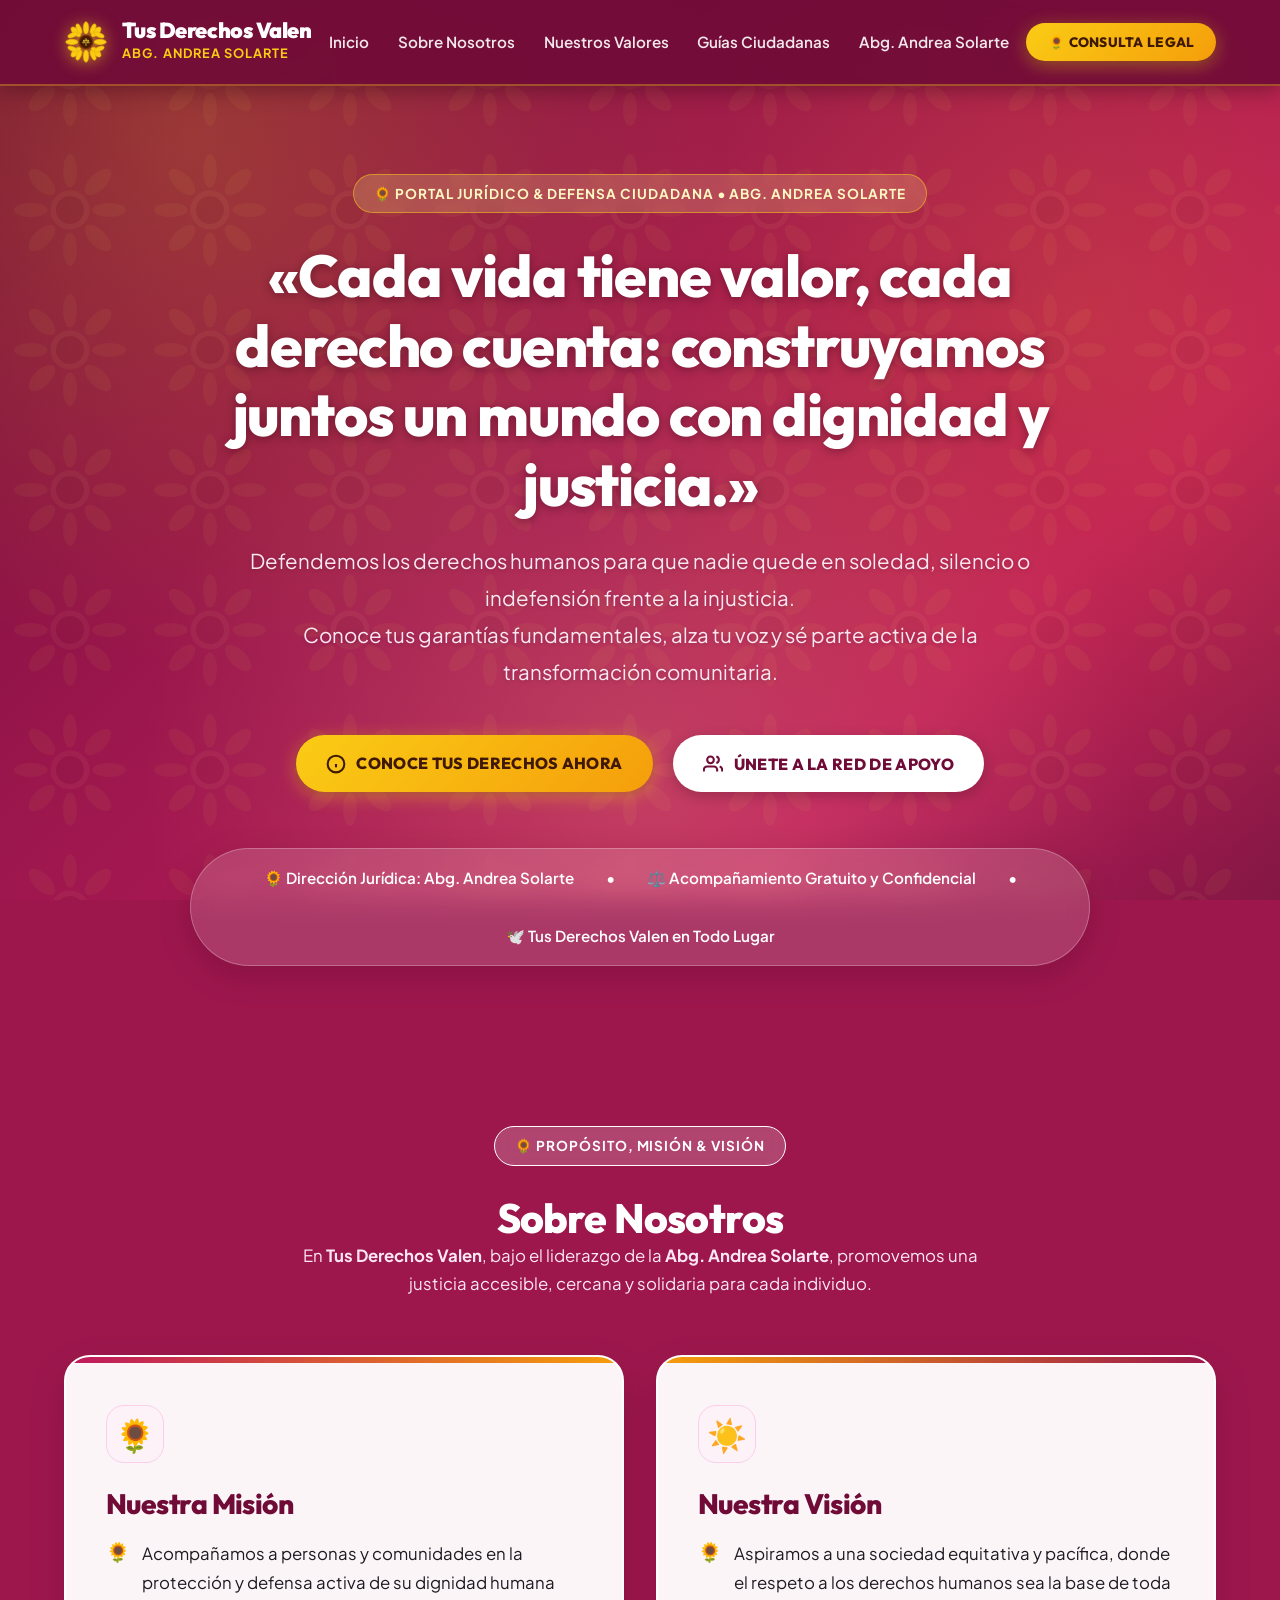
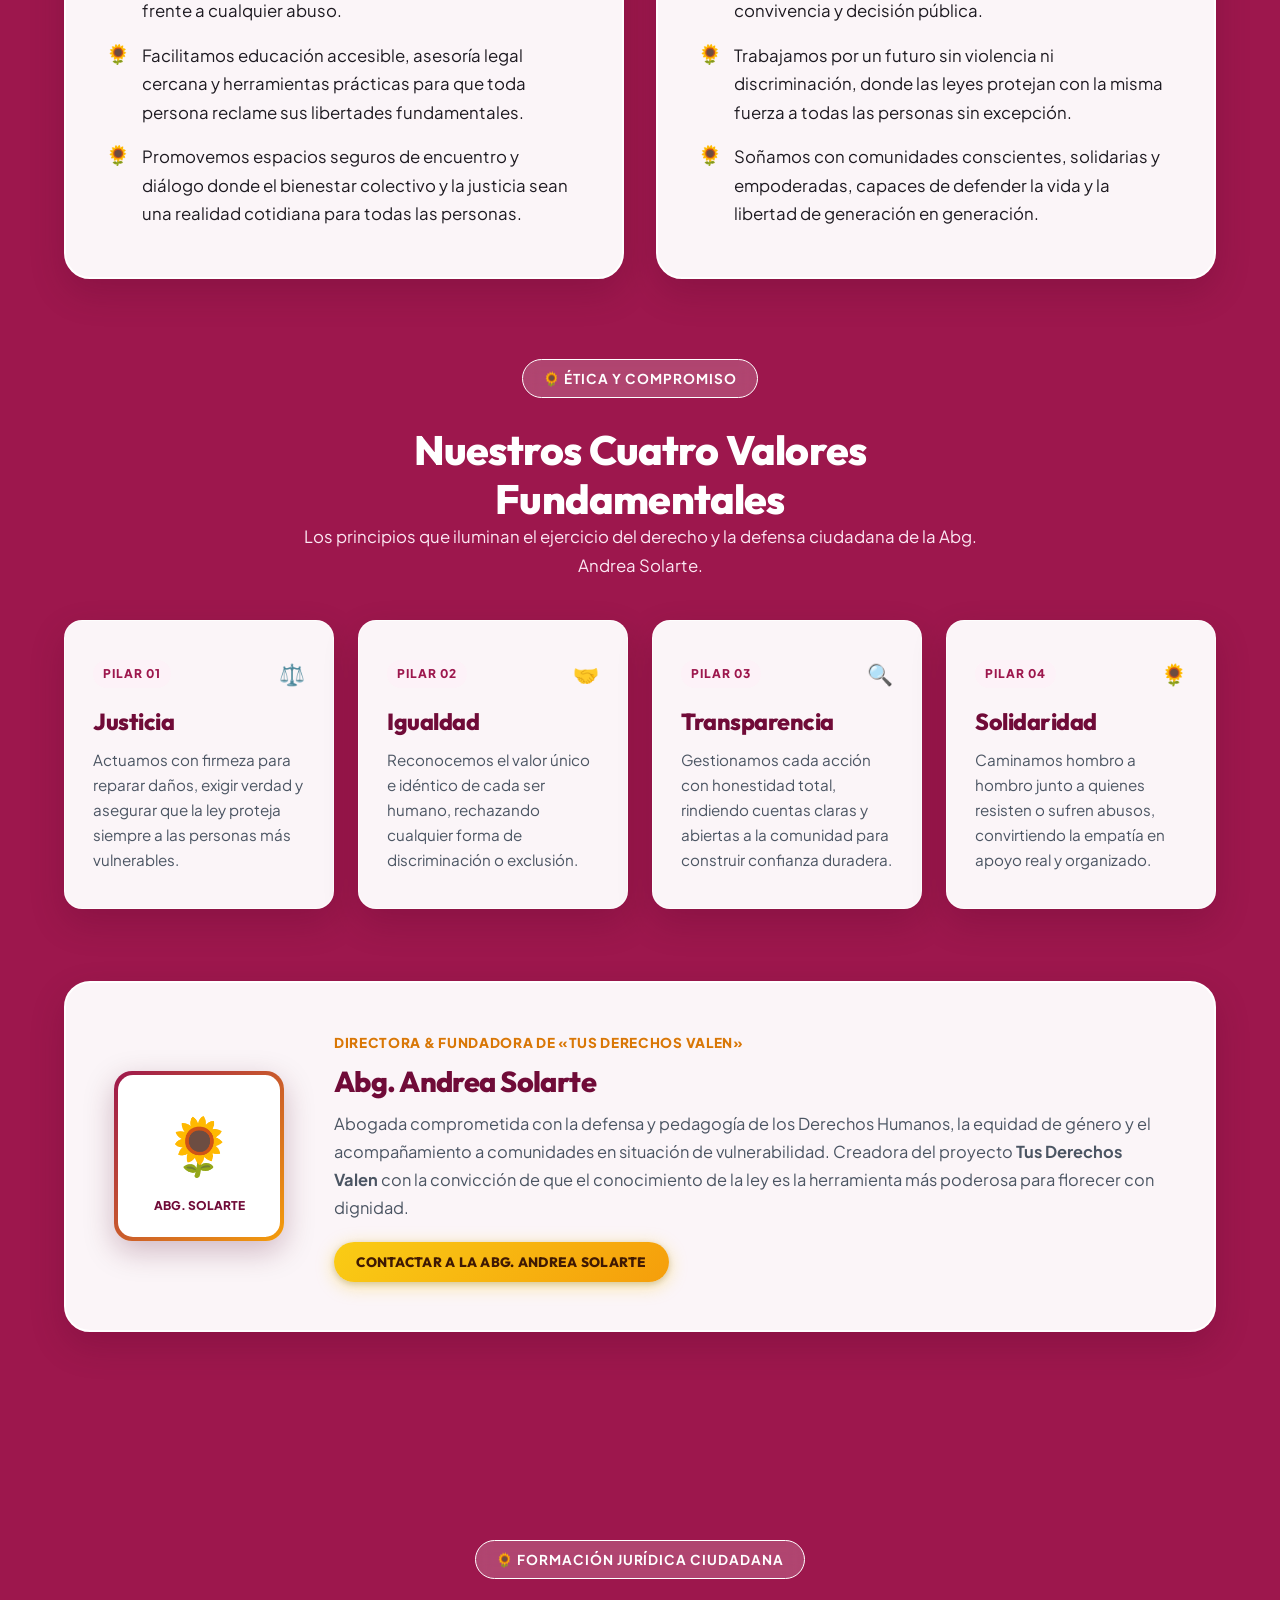
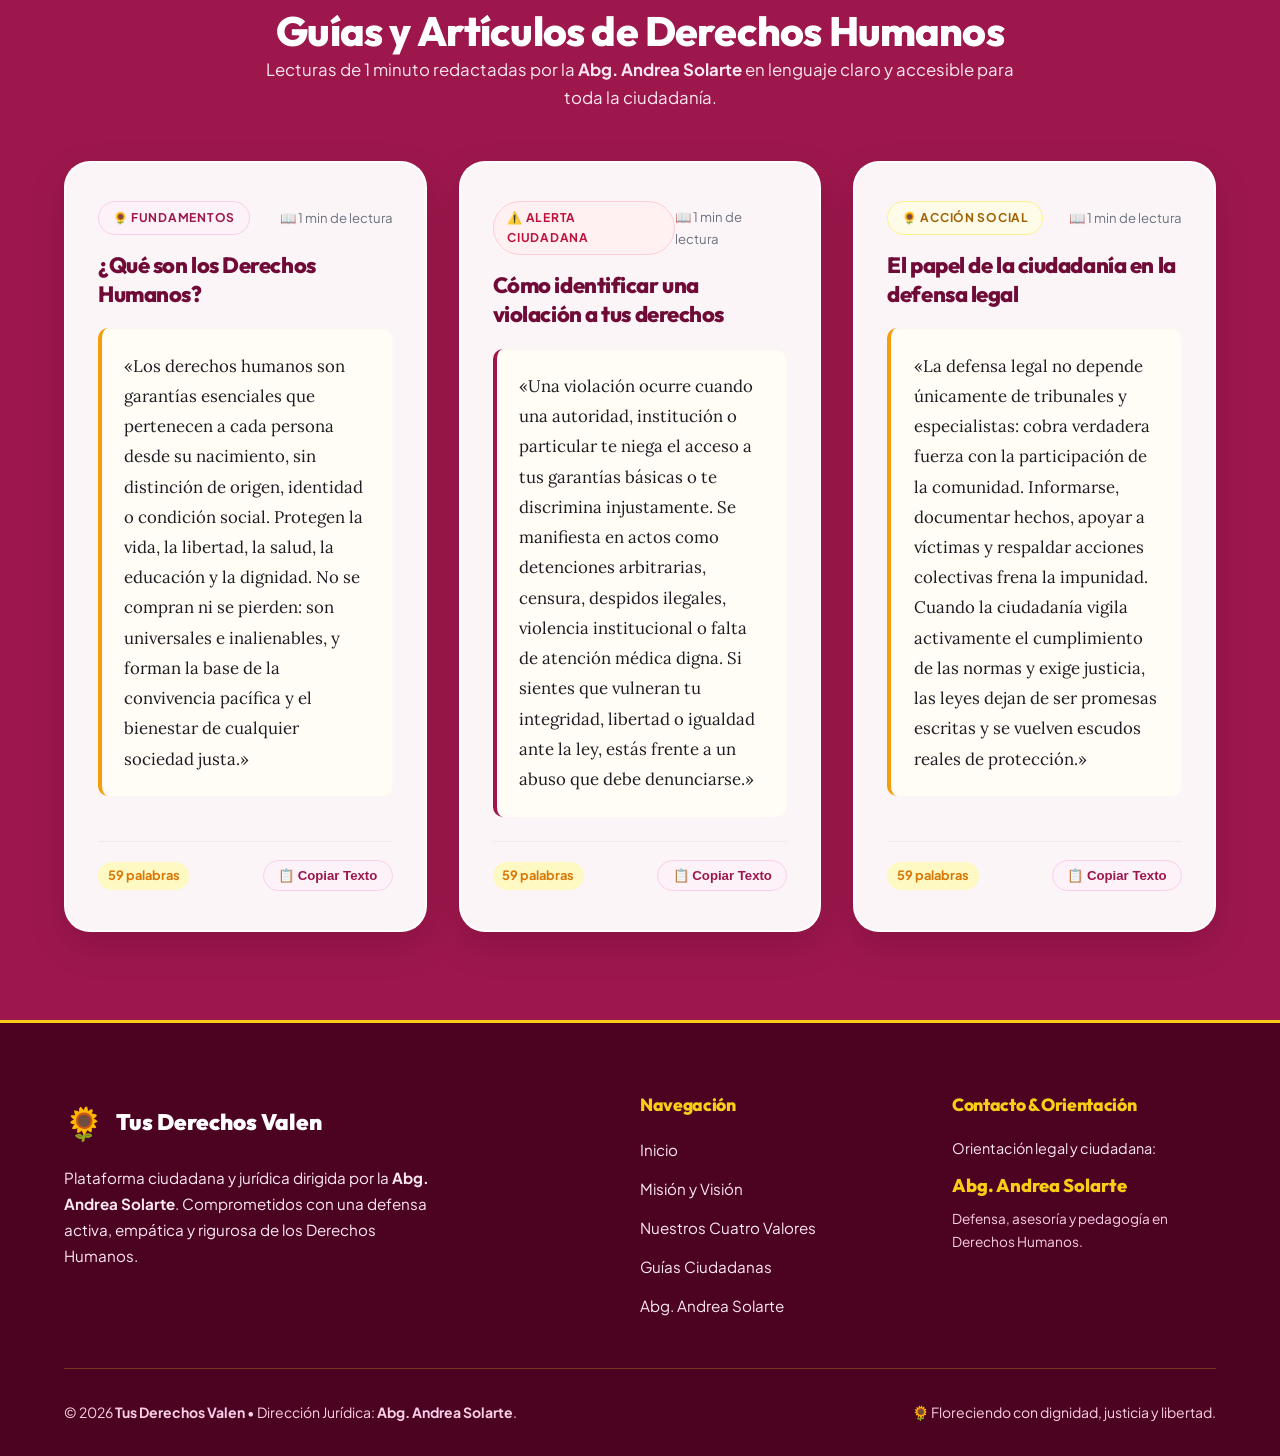
<file: index.html>
<!DOCTYPE html>
<html lang="es">
<head>
  <meta charset="UTF-8">
  <meta name="viewport" content="width=device-width, initial-scale=1.0">
  <title>Tus Derechos Valen — Abg. Andrea Solarte | Portal Jurídico de Derechos Humanos</title>
  <meta name="description" content="Tus Derechos Valen: espacio de orientación legal, defensa y educación en Derechos Humanos liderado por la Abg. Andrea Solarte. Conoce y defiende tus garantías fundamentales.">

  <!-- Estilos del Portal: Fondo Fucsia con Girasoles -->
  <link rel="stylesheet" href="css/derechos.css">
</head>
<body>

  <!-- ========================================================================
       BARRA DE NAVEGACIÓN
       ======================================================================== -->
  <header class="dh-navbar-wrapper">
    <div class="dh-container">
      <nav class="dh-navbar" aria-label="Navegación Institucional">
        
        <!-- Logotipo con Girasol Radiante -->
        <a href="index.html" class="dh-brand">
          <svg class="sunflower-logo-icon" viewBox="0 0 100 100" xmlns="http://www.w3.org/2000/svg">
            <!-- Pétalos exteriores dorados -->
            <g fill="#FACC15" stroke="#EAB308" stroke-width="1.5">
              <ellipse cx="50" cy="18" rx="6" ry="14"/>
              <ellipse cx="50" cy="82" rx="6" ry="14"/>
              <ellipse cx="18" cy="50" rx="14" ry="6"/>
              <ellipse cx="82" cy="50" rx="14" ry="6"/>
              <ellipse cx="27" cy="27" rx="7" ry="14" transform="rotate(-45 27 27)"/>
              <ellipse cx="73" cy="73" rx="7" ry="14" transform="rotate(-45 73 73)"/>
              <ellipse cx="73" cy="27" rx="7" ry="14" transform="rotate(45 73 27)"/>
              <ellipse cx="27" cy="73" rx="7" ry="14" transform="rotate(45 27 73)"/>
              <!-- Pétalos intermedios -->
              <ellipse cx="34" cy="20" rx="5" ry="12" transform="rotate(-22.5 34 20)"/>
              <ellipse cx="66" cy="20" rx="5" ry="12" transform="rotate(22.5 66 20)"/>
              <ellipse cx="80" cy="34" rx="12" ry="5" transform="rotate(22.5 80 34)"/>
              <ellipse cx="80" cy="66" rx="12" ry="5" transform="rotate(-22.5 80 66)"/>
              <ellipse cx="66" cy="80" rx="5" ry="12" transform="rotate(-22.5 66 80)"/>
              <ellipse cx="34" cy="80" rx="5" ry="12" transform="rotate(22.5 34 80)"/>
              <ellipse cx="20" cy="66" rx="12" ry="5" transform="rotate(22.5 20 66)"/>
              <ellipse cx="20" cy="34" rx="12" ry="5" transform="rotate(-22.5 20 34)"/>
            </g>
            <!-- Centro del Girasol con Balanza sutil -->
            <circle cx="50" cy="50" r="17" fill="#78350F"/>
            <circle cx="50" cy="50" r="14" fill="#451A03"/>
            <!-- Detalle de semilla / Balanza -->
            <path d="M50 42v16M45 46h10M43 51l2-5 2 5zm10 0l2-5 2 5z" stroke="#FDE047" stroke-width="1.6" stroke-linecap="round"/>
          </svg>
          <div class="dh-brand-text">
            <span class="dh-brand-title">Tus Derechos Valen</span>
            <span class="dh-brand-subtitle">Abg. Andrea Solarte</span>
          </div>
        </a>

        <!-- Enlaces -->
        <ul class="dh-nav-links">
          <li><a href="#inicio" class="dh-nav-link">Inicio</a></li>
          <li><a href="#sobre-nosotros" class="dh-nav-link">Sobre Nosotros</a></li>
          <li><a href="#valores" class="dh-nav-link">Nuestros Valores</a></li>
          <li><a href="#articulos" class="dh-nav-link">Guías Ciudadanas</a></li>
          <li><a href="#abogada" class="dh-nav-link">Abg. Andrea Solarte</a></li>
        </ul>

        <!-- Acciones -->
        <div class="dh-nav-actions">
          <button type="button" class="dh-btn dh-btn-sunflower" style="padding:0.65rem 1.35rem; font-size:0.85rem;" onclick="openSupportModal()">
            <span>🌻 Consulta Legal</span>
          </button>
        </div>
      </nav>
    </div>
  </header>

  <!-- ========================================================================
       1. SECCIÓN PRINCIPAL (HERO)
       ======================================================================== -->
  <main>
    <section class="dh-hero" id="inicio">
      <div class="dh-container">
        <div class="dh-hero-content">
          
          <!-- Badge con Girasol y Nombre de la Abogada -->
          <div class="dh-badge-sunflower">
            <span>🌻 Portal Jurídico & Defensa Ciudadana • Abg. Andrea Solarte</span>
          </div>

          <!-- Título Gancho -->
          <h1 class="dh-hero-title">
            «Cada vida tiene valor, cada derecho cuenta: construyamos juntos un mundo con dignidad y justicia.»
          </h1>

          <!-- Subtítulo de 2 Líneas -->
          <p class="dh-hero-subtitle">
            Defendemos los derechos humanos para que nadie quede en soledad, silencio o indefensión frente a la injusticia.<br>
            Conoce tus garantías fundamentales, alza tu voz y sé parte activa de la transformación comunitaria.
          </p>

          <!-- Botones de Acción -->
          <div class="dh-hero-buttons">
            <a href="#articulos" class="dh-btn dh-btn-sunflower">
              <svg width="20" height="20" viewBox="0 0 24 24" fill="none" stroke="currentColor" stroke-width="2.5">
                <circle cx="12" cy="12" r="10"></circle>
                <line x1="12" y1="16" x2="12" y2="12"></line>
                <line x1="12" y1="8" x2="12.01" y2="8"></line>
              </svg>
              <span>Conoce tus derechos ahora</span>
            </a>

            <button type="button" class="dh-btn dh-btn-white" onclick="openSupportModal()">
              <svg width="20" height="20" viewBox="0 0 24 24" fill="none" stroke="currentColor" stroke-width="2.5">
                <path d="M17 21v-2a4 4 0 0 0-4-4H5a4 4 0 0 0-4 4v2"></path>
                <circle cx="9" cy="7" r="4"></circle>
                <path d="M23 21v-2a4 4 0 0 0-3-3.87"></path>
                <path d="M16 3.13a4 4 0 0 1 0 7.75"></path>
              </svg>
              <span>Únete a la red de apoyo</span>
            </button>
          </div>

          <!-- Franja de Confianza y Atención -->
          <div class="dh-authority-strip">
            <span>🌻 Dirección Jurídica: Abg. Andrea Solarte</span>
            <span>•</span>
            <span>⚖️ Acompañamiento Gratuito y Confidencial</span>
            <span>•</span>
            <span>🕊️ Tus Derechos Valen en Todo Lugar</span>
          </div>
        </div>
      </div>
    </section>

    <!-- ======================================================================
         2. SECCIÓN «SOBRE NOSOTROS»: MISIÓN, VISIÓN Y VALORES
         ====================================================================== -->
    <section class="dh-section-py" id="sobre-nosotros">
      <div class="dh-container">
        <div style="text-align:center; max-width:720px; margin:0 auto 3.5rem auto;">
          <div class="dh-badge-sunflower" style="background:rgba(255,255,255,0.2); border-color:#ffffff; color:#ffffff;">
            🌻 Propósito, Misión & Visión
          </div>
          <h2 class="text-white">Sobre Nosotros</h2>
          <p style="color:#fce7f3;">
            En <strong>Tus Derechos Valen</strong>, bajo el liderazgo de la <strong>Abg. Andrea Solarte</strong>, promovemos una justicia accesible, cercana y solidaria para cada individuo.
          </p>
        </div>

        <!-- Misión y Visión (Exactamente 3 líneas cada una) -->
        <div class="dh-about-cards-grid" style="display:grid; grid-template-columns:1fr 1fr; gap:2rem;">
          
          <!-- Tarjeta de Misión -->
          <article class="dh-card-mv mission">
            <div class="dh-mv-icon-sunflower">
              <span style="font-size:2rem;">🌻</span>
            </div>
            <h3 class="dh-card-title">Nuestra Misión</h3>
            <div class="dh-mv-lines">
              <div class="dh-mv-line">
                <span class="dh-mv-sunflower-bullet">🌻</span>
                <span>Acompañamos a personas y comunidades en la protección y defensa activa de su dignidad humana frente a cualquier abuso.</span>
              </div>
              <div class="dh-mv-line">
                <span class="dh-mv-sunflower-bullet">🌻</span>
                <span>Facilitamos educación accesible, asesoría legal cercana y herramientas prácticas para que toda persona reclame sus libertades fundamentales.</span>
              </div>
              <div class="dh-mv-line">
                <span class="dh-mv-sunflower-bullet">🌻</span>
                <span>Promovemos espacios seguros de encuentro y diálogo donde el bienestar colectivo y la justicia sean una realidad cotidiana para todas las personas.</span>
              </div>
            </div>
          </article>

          <!-- Tarjeta de Visión -->
          <article class="dh-card-mv vision">
            <div class="dh-mv-icon-sunflower">
              <span style="font-size:2rem;">☀️</span>
            </div>
            <h3 class="dh-card-title">Nuestra Visión</h3>
            <div class="dh-mv-lines">
              <div class="dh-mv-line">
                <span class="dh-mv-sunflower-bullet">🌻</span>
                <span>Aspiramos a una sociedad equitativa y pacífica, donde el respeto a los derechos humanos sea la base de toda convivencia y decisión pública.</span>
              </div>
              <div class="dh-mv-line">
                <span class="dh-mv-sunflower-bullet">🌻</span>
                <span>Trabajamos por un futuro sin violencia ni discriminación, donde las leyes protejan con la misma fuerza a todas las personas sin excepción.</span>
              </div>
              <div class="dh-mv-line">
                <span class="dh-mv-sunflower-bullet">🌻</span>
                <span>Soñamos con comunidades conscientes, solidarias y empoderadas, capaces de defender la vida y la libertad de generación en generación.</span>
              </div>
            </div>
          </article>
        </div>

        <!-- 4 Valores Fundamentales -->
        <div id="valores" style="margin-top: 5rem;">
          <div style="text-align:center; max-width:680px; margin:0 auto 2.5rem auto;">
            <div class="dh-badge-sunflower" style="background:rgba(255,255,255,0.2); border-color:#ffffff; color:#ffffff;">
              🌻 Ética y Compromiso
            </div>
            <h2 class="text-white">Nuestros Cuatro Valores Fundamentales</h2>
            <p style="color:#fce7f3;">Los principios que iluminan el ejercicio del derecho y la defensa ciudadana de la Abg. Andrea Solarte.</p>
          </div>

          <div class="dh-values-grid">
            <!-- Valor 1: Justicia -->
            <div class="dh-value-card">
              <div class="dh-value-top">
                <span class="dh-value-badge">Pilar 01</span>
                <span style="font-size:1.3rem;">⚖️</span>
              </div>
              <h4 class="dh-value-title">Justicia</h4>
              <p class="dh-value-desc">
                Actuamos con firmeza para reparar daños, exigir verdad y asegurar que la ley proteja siempre a las personas más vulnerables.
              </p>
            </div>

            <!-- Valor 2: Igualdad -->
            <div class="dh-value-card">
              <div class="dh-value-top">
                <span class="dh-value-badge">Pilar 02</span>
                <span style="font-size:1.3rem;">🤝</span>
              </div>
              <h4 class="dh-value-title">Igualdad</h4>
              <p class="dh-value-desc">
                Reconocemos el valor único e idéntico de cada ser humano, rechazando cualquier forma de discriminación o exclusión.
              </p>
            </div>

            <!-- Valor 3: Transparencia -->
            <div class="dh-value-card">
              <div class="dh-value-top">
                <span class="dh-value-badge">Pilar 03</span>
                <span style="font-size:1.3rem;">🔍</span>
              </div>
              <h4 class="dh-value-title">Transparencia</h4>
              <p class="dh-value-desc">
                Gestionamos cada acción con honestidad total, rindiendo cuentas claras y abiertas a la comunidad para construir confianza duradera.
              </p>
            </div>

            <!-- Valor 4: Solidaridad -->
            <div class="dh-value-card">
              <div class="dh-value-top">
                <span class="dh-value-badge">Pilar 04</span>
                <span style="font-size:1.3rem;">🌻</span>
              </div>
              <h4 class="dh-value-title">Solidaridad</h4>
              <p class="dh-value-desc">
                Caminamos hombro a hombro junto a quienes resisten o sufren abusos, convirtiendo la empatía en apoyo real y organizado.
              </p>
            </div>
          </div>
        </div>

        <!-- Perfil Destacado: Abg. Andrea Solarte -->
        <div class="lawyer-profile-box" id="abogada">
          <div class="lawyer-avatar-container">
            <div class="lawyer-avatar-inner">
              <span style="font-size:3.5rem;">🌻</span>
              <span style="font-size:0.75rem; font-weight:800; color:var(--fuchsia-deep); margin-top:0.3rem;">ABG. SOLARTE</span>
            </div>
          </div>
          <div class="lawyer-credentials">
            <div style="display:inline-flex; align-items:center; gap:0.5rem; color:var(--sunflower-amber); font-weight:800; font-size:0.85rem; text-transform:uppercase; letter-spacing:0.05em;">
              <span>Directora & Fundadora de «Tus Derechos Valen»</span>
            </div>
            <h3 style="color:var(--fuchsia-deep); font-size:1.8rem; margin:0.2rem 0;">Abg. Andrea Solarte</h3>
            <p style="color:var(--text-muted); font-size:1.025rem; line-height:1.7;">
              Abogada comprometida con la defensa y pedagogía de los Derechos Humanos, la equidad de género y el acompañamiento a comunidades en situación de vulnerabilidad. Creadora del proyecto <strong>Tus Derechos Valen</strong> con la convicción de que el conocimiento de la ley es la herramienta más poderosa para florecer con dignidad.
            </p>
            <div style="margin-top:0.75rem;">
              <button type="button" class="dh-btn dh-btn-sunflower" style="padding:0.7rem 1.4rem; font-size:0.85rem;" onclick="openSupportModal()">
                Contactar a la Abg. Andrea Solarte
              </button>
            </div>
          </div>
        </div>

      </div>
    </section>

    <!-- ======================================================================
         3. ARTÍCULOS CORTOS EXPLICATIVOS (~60 PALABRAS)
         ====================================================================== -->
    <section class="dh-section-py" id="articulos">
      <div class="dh-container">
        <div style="text-align:center; max-width:750px; margin:0 auto 3rem auto;">
          <div class="dh-badge-sunflower" style="background:rgba(255,255,255,0.2); border-color:#ffffff; color:#ffffff;">
            🌻 Formación Jurídica Ciudadana
          </div>
          <h2 class="text-white">Guías y Artículos de Derechos Humanos</h2>
          <p style="color:#fce7f3;">
            Lecturas de 1 minuto redactadas por la <strong>Abg. Andrea Solarte</strong> en lenguaje claro y accesible para toda la ciudadanía.
          </p>
        </div>

        <div class="dh-articles-grid">
          
          <!-- Artículo 1 -->
          <article class="dh-article-card">
            <div>
              <div class="dh-article-meta">
                <span class="dh-article-tag">🌻 Fundamentos</span>
                <span class="dh-article-readtime">📖 1 min de lectura</span>
              </div>
              <h3 class="dh-article-title">¿Qué son los Derechos Humanos?</h3>
              <blockquote class="dh-article-body" id="artText1">
                «Los derechos humanos son garantías esenciales que pertenecen a cada persona desde su nacimiento, sin distinción de origen, identidad o condición social. Protegen la vida, la libertad, la salud, la educación y la dignidad. No se compran ni se pierden: son universales e inalienables, y forman la base de la convivencia pacífica y el bienestar de cualquier sociedad justa.»
              </blockquote>
            </div>
            <div class="dh-article-footer">
              <span class="dh-word-pill">59 palabras</span>
              <button type="button" class="btn-copy-article" onclick="copyArticle('artText1')">
                📋 Copiar Texto
              </button>
            </div>
          </article>

          <!-- Artículo 2 -->
          <article class="dh-article-card">
            <div>
              <div class="dh-article-meta">
                <span class="dh-article-tag" style="background:#fff1f2; color:#be123c; border-color:#fecdd3;">⚠️ Alerta Ciudadana</span>
                <span class="dh-article-readtime">📖 1 min de lectura</span>
              </div>
              <h3 class="dh-article-title">Cómo identificar una violación a tus derechos</h3>
              <blockquote class="dh-article-body" id="artText2" style="border-left-color:var(--fuchsia-base);">
                «Una violación ocurre cuando una autoridad, institución o particular te niega el acceso a tus garantías básicas o te discrimina injustamente. Se manifiesta en actos como detenciones arbitrarias, censura, despidos ilegales, violencia institucional o falta de atención médica digna. Si sientes que vulneran tu integridad, libertad o igualdad ante la ley, estás frente a un abuso que debe denunciarse.»
              </blockquote>
            </div>
            <div class="dh-article-footer">
              <span class="dh-word-pill">59 palabras</span>
              <button type="button" class="btn-copy-article" onclick="copyArticle('artText2')">
                📋 Copiar Texto
              </button>
            </div>
          </article>

          <!-- Artículo 3 -->
          <article class="dh-article-card">
            <div>
              <div class="dh-article-meta">
                <span class="dh-article-tag" style="background:#fefce8; color:#a16207; border-color:#fef08a;">🌻 Acción Social</span>
                <span class="dh-article-readtime">📖 1 min de lectura</span>
              </div>
              <h3 class="dh-article-title">El papel de la ciudadanía en la defensa legal</h3>
              <blockquote class="dh-article-body" id="artText3" style="border-left-color:var(--sunflower-gold);">
                «La defensa legal no depende únicamente de tribunales y especialistas: cobra verdadera fuerza con la participación de la comunidad. Informarse, documentar hechos, apoyar a víctimas y respaldar acciones colectivas frena la impunidad. Cuando la ciudadanía vigila activamente el cumplimiento de las normas y exige justicia, las leyes dejan de ser promesas escritas y se vuelven escudos reales de protección.»
              </blockquote>
            </div>
            <div class="dh-article-footer">
              <span class="dh-word-pill">59 palabras</span>
              <button type="button" class="btn-copy-article" onclick="copyArticle('artText3')">
                📋 Copiar Texto
              </button>
            </div>
          </article>

        </div>
      </div>
    </section>
  </main>

  <!-- ========================================================================
       MODAL DE CONTACTO & ASESORÍA CON LA ABG. ANDREA SOLARTE
       ======================================================================== -->
  <div id="supportModal" style="display:none; position:fixed; inset:0; background:rgba(74,4,34,0.75); backdrop-filter:blur(6px); z-index:200; align-items:center; justify-content:center; padding:1.5rem;" role="dialog" aria-modal="true">
    <div style="background:#ffffff; max-width:520px; width:100%; border-radius:var(--radius-lg); padding:2.5rem; border:2px solid var(--sunflower-yellow); box-shadow:0 25px 60px rgba(0,0,0,0.5); position:relative;">
      <button type="button" style="position:absolute; top:1.25rem; right:1.25rem; background:none; border:none; font-size:1.8rem; cursor:pointer; color:var(--fuchsia-deep);" onclick="closeSupportModal()" aria-label="Cerrar ventana">
        &times;
      </button>

      <div style="display:flex; align-items:center; gap:0.6rem; margin-bottom:0.5rem;">
        <span style="font-size:1.8rem;">🌻</span>
        <h3 style="color:var(--fuchsia-deep); margin:0;">Tus Derechos Valen</h3>
      </div>
      <p style="font-size:0.95rem; color:var(--text-muted); margin-bottom:1.5rem;">
        Escríbele directamente a la <strong>Abg. Andrea Solarte</strong>. Toda comunicación se maneja bajo estricta reserva y secreto profesional.
      </p>

      <form onsubmit="event.preventDefault(); alert('Gracias por tu mensaje. La Abg. Andrea Solarte y su equipo revisarán tu caso a la brevedad.'); closeSupportModal();">
        <div style="margin-bottom:1rem;">
          <label style="display:block; font-size:0.85rem; font-weight:700; color:var(--fuchsia-deep); margin-bottom:0.35rem;" for="formName">Nombre o Seudónimo:</label>
          <input type="text" id="formName" style="width:100%; padding:0.75rem; border-radius:var(--radius-sm); border:1.5px solid #fbcfe8; background:#fffdf5;" placeholder="Tu nombre o cómo prefieres que te llamemos">
        </div>

        <div style="margin-bottom:1.25rem;">
          <label style="display:block; font-size:0.85rem; font-weight:700; color:var(--fuchsia-deep); margin-bottom:0.35rem;" for="formContact">Correo o WhatsApp de Contacto:</label>
          <input type="text" id="formContact" required style="width:100%; padding:0.75rem; border-radius:var(--radius-sm); border:1.5px solid #fbcfe8; background:#fffdf5;" placeholder="ejemplo@correo.com o +57 300 000 0000">
        </div>

        <div style="margin-bottom:1.5rem;">
          <label style="display:block; font-size:0.85rem; font-weight:700; color:var(--fuchsia-deep); margin-bottom:0.35rem;" for="formMessage">¿En qué situación legal o de derechos necesitas apoyo?:</label>
          <textarea id="formMessage" rows="3" required style="width:100%; padding:0.75rem; border-radius:var(--radius-sm); border:1.5px solid #fbcfe8; background:#fffdf5; font-family:inherit;" placeholder="Describe brevemente los hechos..."></textarea>
        </div>

        <div style="display:flex; gap:1rem; justify-content:flex-end;">
          <button type="button" class="dh-btn dh-btn-white" style="border:1px solid #fbcfe8; padding:0.7rem 1.25rem; font-size:0.9rem;" onclick="closeSupportModal()">Cancelar</button>
          <button type="submit" class="dh-btn dh-btn-sunflower" style="padding:0.7rem 1.4rem; font-size:0.9rem;">Enviar Consulta Segura</button>
        </div>
      </form>
    </div>
  </div>

  <!-- ========================================================================
       PIE DE PÁGINA (FOOTER)
       ======================================================================== -->
  <footer class="dh-footer">
    <div class="dh-container">
      <div class="dh-footer-grid">
        
        <div>
          <div style="display:flex; align-items:center; gap:0.75rem; margin-bottom:1rem;">
            <span style="font-size:2rem;">🌻</span>
            <span style="font-family:var(--font-heading); font-size:1.4rem; font-weight:900; color:#ffffff;">
              Tus Derechos Valen
            </span>
          </div>
          <p style="font-size:0.95rem; color:#fce7f3; max-width:380px; line-height:1.7;">
            Plataforma ciudadana y jurídica dirigida por la <strong>Abg. Andrea Solarte</strong>. Comprometidos con una defensa activa, empática y rigurosa de los Derechos Humanos.
          </p>
        </div>

        <div>
          <h4>Navegación</h4>
          <ul class="dh-footer-links">
            <li><a href="#inicio">Inicio</a></li>
            <li><a href="#sobre-nosotros">Misión y Visión</a></li>
            <li><a href="#valores">Nuestros Cuatro Valores</a></li>
            <li><a href="#articulos">Guías Ciudadanas</a></li>
            <li><a href="#abogada">Abg. Andrea Solarte</a></li>
          </ul>
        </div>

        <div>
          <h4>Contacto & Orientación</h4>
          <p style="font-size:0.9rem; color:#fce7f3; margin-bottom:0.6rem;">Orientación legal y ciudadana:</p>
          <div style="font-family:var(--font-heading); font-weight:800; font-size:1.15rem; color:var(--sunflower-yellow);">
            Abg. Andrea Solarte
          </div>
          <p style="font-size:0.85rem; color:#fbcfe8; margin-top:0.4rem;">
            Defensa, asesoría y pedagogía en Derechos Humanos.
          </p>
        </div>

      </div>

      <div class="dh-footer-bottom">
        <div>
          &copy; 2026 <strong>Tus Derechos Valen</strong> • Dirección Jurídica: <strong>Abg. Andrea Solarte</strong>.
        </div>
        <div>
          <span>🌻 Floreciendo con dignidad, justicia y libertad.</span>
        </div>
      </div>
    </div>
  </footer>

  <!-- Script Interactivo -->
  <script src="js/derechos.js"></script>
</body>
</html>
</file>
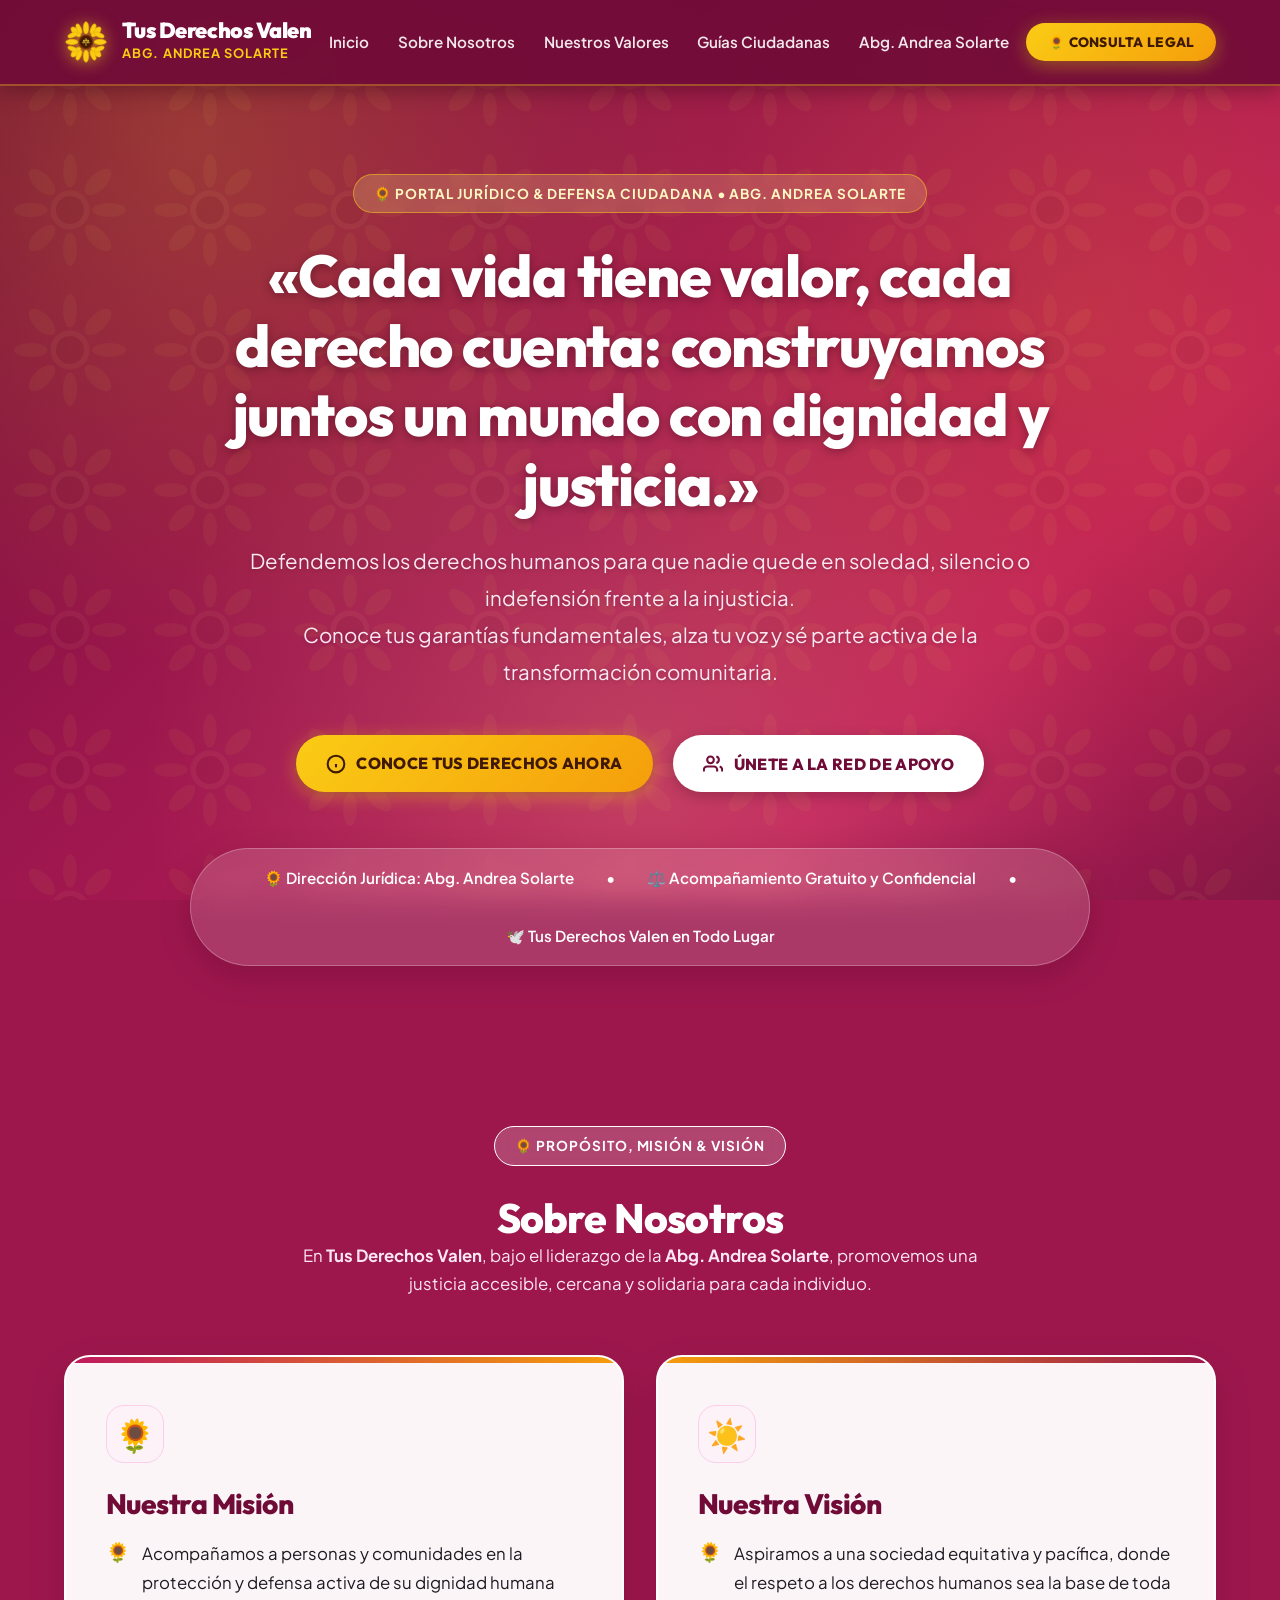
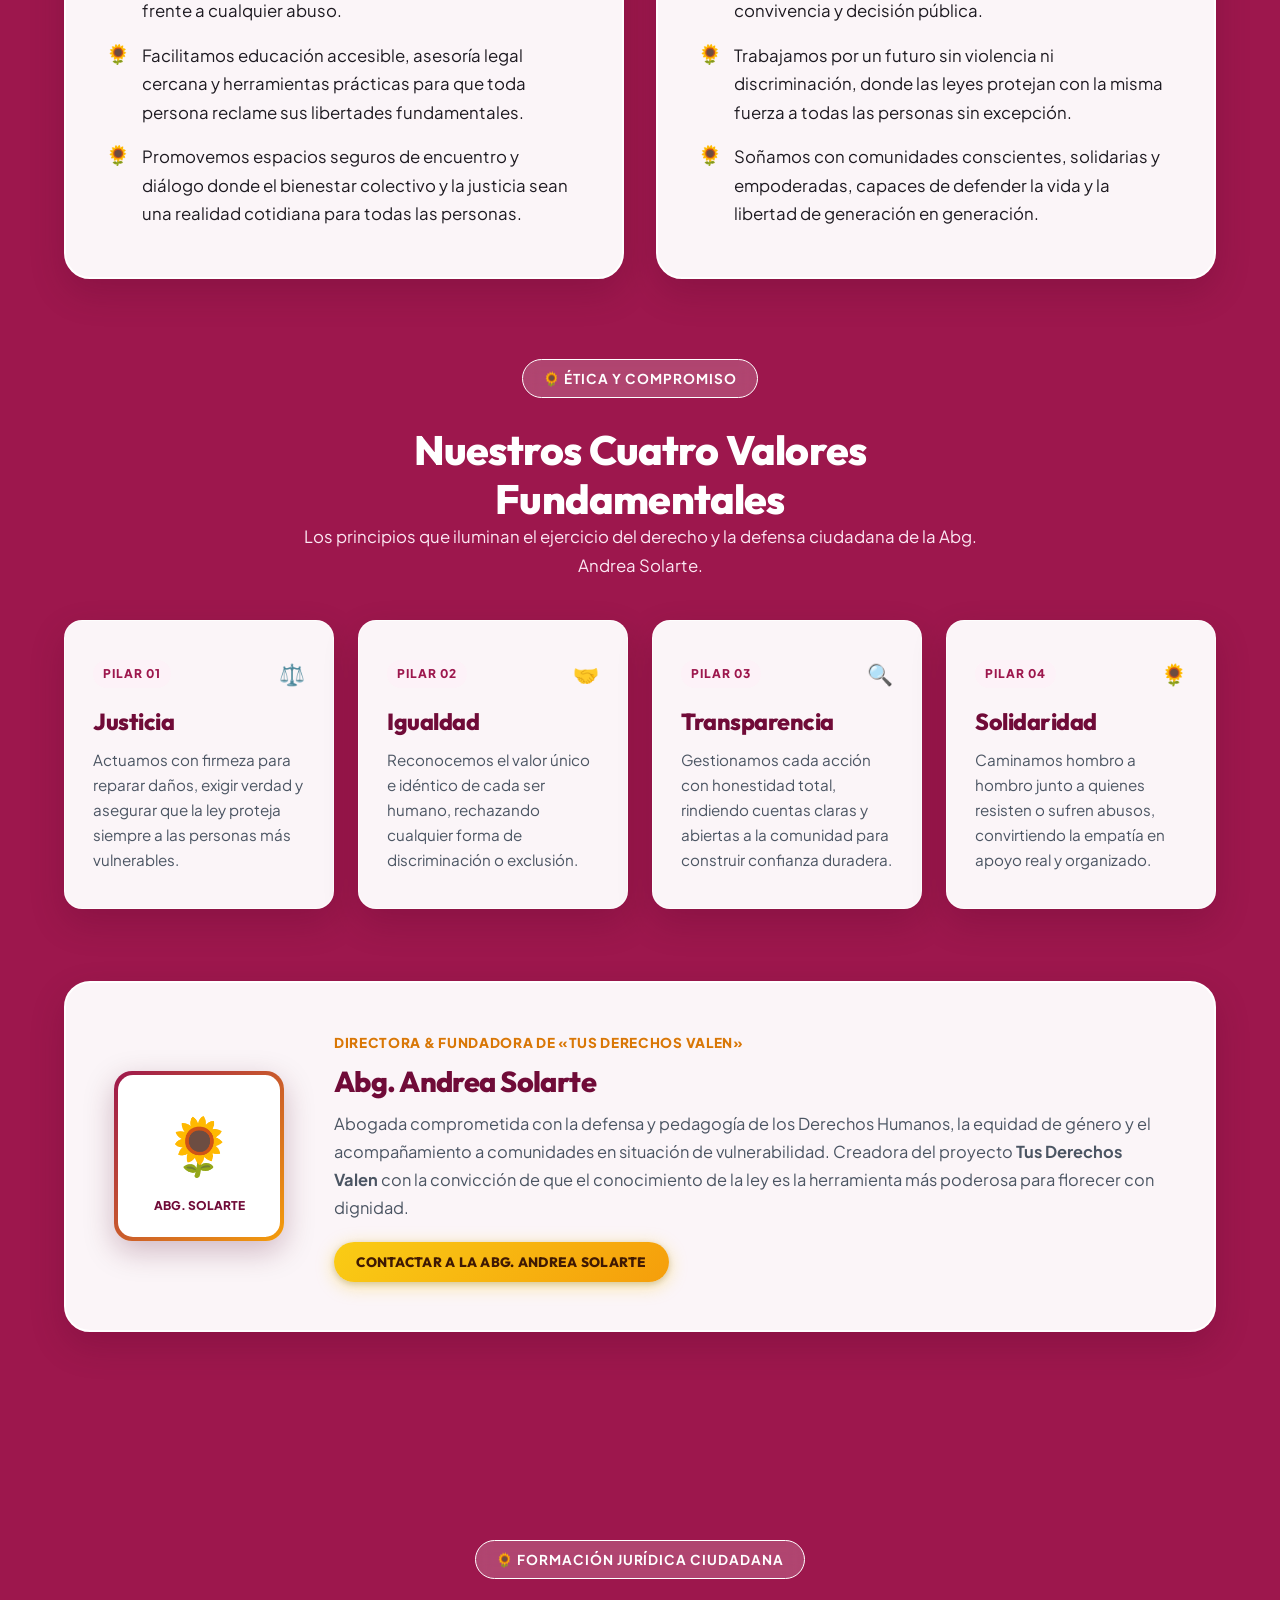
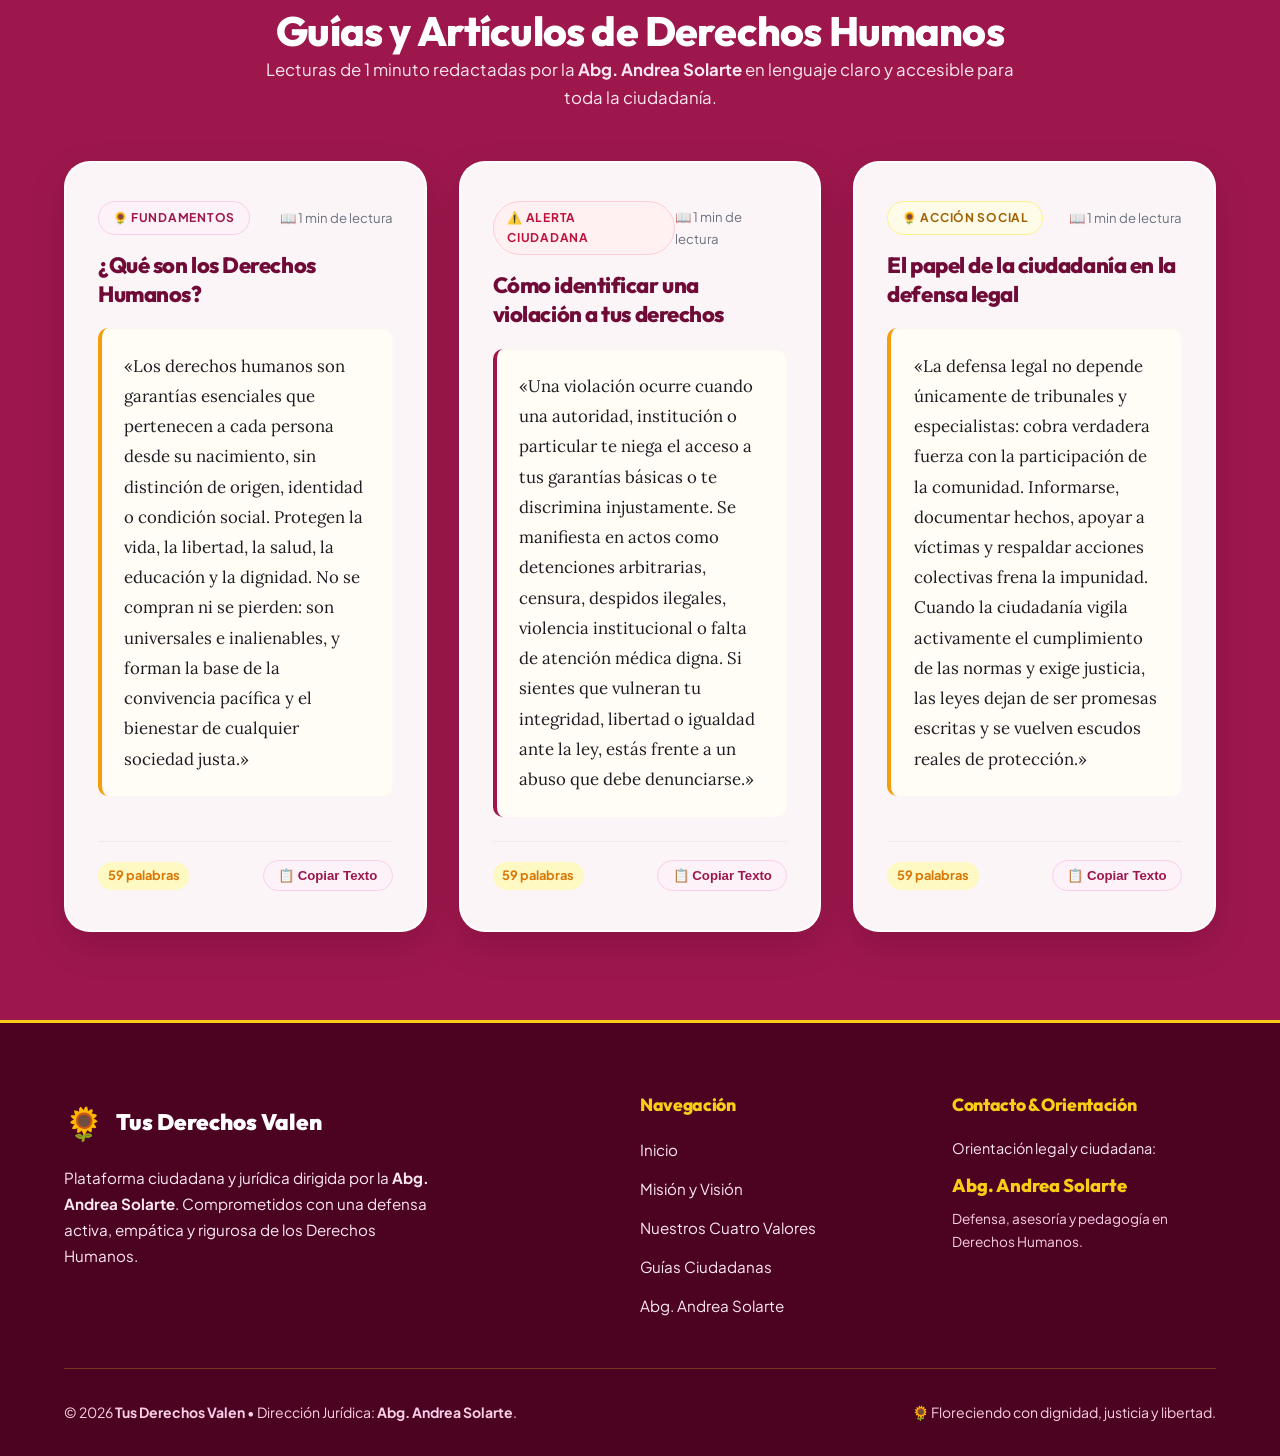
<file: derechos-humanos.html>
<!DOCTYPE html>
<html lang="es">
<head>
  <meta charset="UTF-8">
  <meta name="viewport" content="width=device-width, initial-scale=1.0">
  <title>Tus Derechos Valen — Abg. Andrea Solarte | Portal Jurídico de Derechos Humanos</title>
  <meta name="description" content="Tus Derechos Valen: espacio de orientación legal, defensa y educación en Derechos Humanos liderado por la Abg. Andrea Solarte. Conoce y defiende tus garantías fundamentales.">

  <!-- Estilos del Portal: Fondo Fucsia con Girasoles -->
  <link rel="stylesheet" href="css/derechos.css">
</head>
<body>

  <!-- ========================================================================
       BARRA DE NAVEGACIÓN
       ======================================================================== -->
  <header class="dh-navbar-wrapper">
    <div class="dh-container">
      <nav class="dh-navbar" aria-label="Navegación Institucional">
        
        <!-- Logotipo con Girasol Radiante -->
        <a href="derechos-humanos.html" class="dh-brand">
          <svg class="sunflower-logo-icon" viewBox="0 0 100 100" xmlns="http://www.w3.org/2000/svg">
            <!-- Pétalos exteriores dorados -->
            <g fill="#FACC15" stroke="#EAB308" stroke-width="1.5">
              <ellipse cx="50" cy="18" rx="6" ry="14"/>
              <ellipse cx="50" cy="82" rx="6" ry="14"/>
              <ellipse cx="18" cy="50" rx="14" ry="6"/>
              <ellipse cx="82" cy="50" rx="14" ry="6"/>
              <ellipse cx="27" cy="27" rx="7" ry="14" transform="rotate(-45 27 27)"/>
              <ellipse cx="73" cy="73" rx="7" ry="14" transform="rotate(-45 73 73)"/>
              <ellipse cx="73" cy="27" rx="7" ry="14" transform="rotate(45 73 27)"/>
              <ellipse cx="27" cy="73" rx="7" ry="14" transform="rotate(45 27 73)"/>
              <!-- Pétalos intermedios -->
              <ellipse cx="34" cy="20" rx="5" ry="12" transform="rotate(-22.5 34 20)"/>
              <ellipse cx="66" cy="20" rx="5" ry="12" transform="rotate(22.5 66 20)"/>
              <ellipse cx="80" cy="34" rx="12" ry="5" transform="rotate(22.5 80 34)"/>
              <ellipse cx="80" cy="66" rx="12" ry="5" transform="rotate(-22.5 80 66)"/>
              <ellipse cx="66" cy="80" rx="5" ry="12" transform="rotate(-22.5 66 80)"/>
              <ellipse cx="34" cy="80" rx="5" ry="12" transform="rotate(22.5 34 80)"/>
              <ellipse cx="20" cy="66" rx="12" ry="5" transform="rotate(22.5 20 66)"/>
              <ellipse cx="20" cy="34" rx="12" ry="5" transform="rotate(-22.5 20 34)"/>
            </g>
            <!-- Centro del Girasol con Balanza sutil -->
            <circle cx="50" cy="50" r="17" fill="#78350F"/>
            <circle cx="50" cy="50" r="14" fill="#451A03"/>
            <!-- Detalle de semilla / Balanza -->
            <path d="M50 42v16M45 46h10M43 51l2-5 2 5zm10 0l2-5 2 5z" stroke="#FDE047" stroke-width="1.6" stroke-linecap="round"/>
          </svg>
          <div class="dh-brand-text">
            <span class="dh-brand-title">Tus Derechos Valen</span>
            <span class="dh-brand-subtitle">Abg. Andrea Solarte</span>
          </div>
        </a>

        <!-- Enlaces -->
        <ul class="dh-nav-links">
          <li><a href="#inicio" class="dh-nav-link">Inicio</a></li>
          <li><a href="#sobre-nosotros" class="dh-nav-link">Sobre Nosotros</a></li>
          <li><a href="#valores" class="dh-nav-link">Nuestros Valores</a></li>
          <li><a href="#articulos" class="dh-nav-link">Guías Ciudadanas</a></li>
          <li><a href="#abogada" class="dh-nav-link">Abg. Andrea Solarte</a></li>
        </ul>

        <!-- Acciones -->
        <div class="dh-nav-actions">
          <button type="button" class="dh-btn dh-btn-sunflower" style="padding:0.65rem 1.35rem; font-size:0.85rem;" onclick="openSupportModal()">
            <span>🌻 Consulta Legal</span>
          </button>
        </div>
      </nav>
    </div>
  </header>

  <!-- ========================================================================
       1. SECCIÓN PRINCIPAL (HERO)
       ======================================================================== -->
  <main>
    <section class="dh-hero" id="inicio">
      <div class="dh-container">
        <div class="dh-hero-content">
          
          <!-- Badge con Girasol y Nombre de la Abogada -->
          <div class="dh-badge-sunflower">
            <span>🌻 Portal Jurídico & Defensa Ciudadana • Abg. Andrea Solarte</span>
          </div>

          <!-- Título Gancho -->
          <h1 class="dh-hero-title">
            «Cada vida tiene valor, cada derecho cuenta: construyamos juntos un mundo con dignidad y justicia.»
          </h1>

          <!-- Subtítulo de 2 Líneas -->
          <p class="dh-hero-subtitle">
            Defendemos los derechos humanos para que nadie quede en soledad, silencio o indefensión frente a la injusticia.<br>
            Conoce tus garantías fundamentales, alza tu voz y sé parte activa de la transformación comunitaria.
          </p>

          <!-- Botones de Acción -->
          <div class="dh-hero-buttons">
            <a href="#articulos" class="dh-btn dh-btn-sunflower">
              <svg width="20" height="20" viewBox="0 0 24 24" fill="none" stroke="currentColor" stroke-width="2.5">
                <circle cx="12" cy="12" r="10"></circle>
                <line x1="12" y1="16" x2="12" y2="12"></line>
                <line x1="12" y1="8" x2="12.01" y2="8"></line>
              </svg>
              <span>Conoce tus derechos ahora</span>
            </a>

            <button type="button" class="dh-btn dh-btn-white" onclick="openSupportModal()">
              <svg width="20" height="20" viewBox="0 0 24 24" fill="none" stroke="currentColor" stroke-width="2.5">
                <path d="M17 21v-2a4 4 0 0 0-4-4H5a4 4 0 0 0-4 4v2"></path>
                <circle cx="9" cy="7" r="4"></circle>
                <path d="M23 21v-2a4 4 0 0 0-3-3.87"></path>
                <path d="M16 3.13a4 4 0 0 1 0 7.75"></path>
              </svg>
              <span>Únete a la red de apoyo</span>
            </button>
          </div>

          <!-- Franja de Confianza y Atención -->
          <div class="dh-authority-strip">
            <span>🌻 Dirección Jurídica: Abg. Andrea Solarte</span>
            <span>•</span>
            <span>⚖️ Acompañamiento Gratuito y Confidencial</span>
            <span>•</span>
            <span>🕊️ Tus Derechos Valen en Todo Lugar</span>
          </div>
        </div>
      </div>
    </section>

    <!-- ======================================================================
         2. SECCIÓN «SOBRE NOSOTROS»: MISIÓN, VISIÓN Y VALORES
         ====================================================================== -->
    <section class="dh-section-py" id="sobre-nosotros">
      <div class="dh-container">
        <div style="text-align:center; max-width:720px; margin:0 auto 3.5rem auto;">
          <div class="dh-badge-sunflower" style="background:rgba(255,255,255,0.2); border-color:#ffffff; color:#ffffff;">
            🌻 Propósito, Misión & Visión
          </div>
          <h2 class="text-white">Sobre Nosotros</h2>
          <p style="color:#fce7f3;">
            En <strong>Tus Derechos Valen</strong>, bajo el liderazgo de la <strong>Abg. Andrea Solarte</strong>, promovemos una justicia accesible, cercana y solidaria para cada individuo.
          </p>
        </div>

        <!-- Misión y Visión (Exactamente 3 líneas cada una) -->
        <div class="dh-about-cards-grid" style="display:grid; grid-template-columns:1fr 1fr; gap:2rem;">
          
          <!-- Tarjeta de Misión -->
          <article class="dh-card-mv mission">
            <div class="dh-mv-icon-sunflower">
              <span style="font-size:2rem;">🌻</span>
            </div>
            <h3 class="dh-card-title">Nuestra Misión</h3>
            <div class="dh-mv-lines">
              <div class="dh-mv-line">
                <span class="dh-mv-sunflower-bullet">🌻</span>
                <span>Acompañamos a personas y comunidades en la protección y defensa activa de su dignidad humana frente a cualquier abuso.</span>
              </div>
              <div class="dh-mv-line">
                <span class="dh-mv-sunflower-bullet">🌻</span>
                <span>Facilitamos educación accesible, asesoría legal cercana y herramientas prácticas para que toda persona reclame sus libertades fundamentales.</span>
              </div>
              <div class="dh-mv-line">
                <span class="dh-mv-sunflower-bullet">🌻</span>
                <span>Promovemos espacios seguros de encuentro y diálogo donde el bienestar colectivo y la justicia sean una realidad cotidiana para todas las personas.</span>
              </div>
            </div>
          </article>

          <!-- Tarjeta de Visión -->
          <article class="dh-card-mv vision">
            <div class="dh-mv-icon-sunflower">
              <span style="font-size:2rem;">☀️</span>
            </div>
            <h3 class="dh-card-title">Nuestra Visión</h3>
            <div class="dh-mv-lines">
              <div class="dh-mv-line">
                <span class="dh-mv-sunflower-bullet">🌻</span>
                <span>Aspiramos a una sociedad equitativa y pacífica, donde el respeto a los derechos humanos sea la base de toda convivencia y decisión pública.</span>
              </div>
              <div class="dh-mv-line">
                <span class="dh-mv-sunflower-bullet">🌻</span>
                <span>Trabajamos por un futuro sin violencia ni discriminación, donde las leyes protejan con la misma fuerza a todas las personas sin excepción.</span>
              </div>
              <div class="dh-mv-line">
                <span class="dh-mv-sunflower-bullet">🌻</span>
                <span>Soñamos con comunidades conscientes, solidarias y empoderadas, capaces de defender la vida y la libertad de generación en generación.</span>
              </div>
            </div>
          </article>
        </div>

        <!-- 4 Valores Fundamentales -->
        <div id="valores" style="margin-top: 5rem;">
          <div style="text-align:center; max-width:680px; margin:0 auto 2.5rem auto;">
            <div class="dh-badge-sunflower" style="background:rgba(255,255,255,0.2); border-color:#ffffff; color:#ffffff;">
              🌻 Ética y Compromiso
            </div>
            <h2 class="text-white">Nuestros Cuatro Valores Fundamentales</h2>
            <p style="color:#fce7f3;">Los principios que iluminan el ejercicio del derecho y la defensa ciudadana de la Abg. Andrea Solarte.</p>
          </div>

          <div class="dh-values-grid">
            <!-- Valor 1: Justicia -->
            <div class="dh-value-card">
              <div class="dh-value-top">
                <span class="dh-value-badge">Pilar 01</span>
                <span style="font-size:1.3rem;">⚖️</span>
              </div>
              <h4 class="dh-value-title">Justicia</h4>
              <p class="dh-value-desc">
                Actuamos con firmeza para reparar daños, exigir verdad y asegurar que la ley proteja siempre a las personas más vulnerables.
              </p>
            </div>

            <!-- Valor 2: Igualdad -->
            <div class="dh-value-card">
              <div class="dh-value-top">
                <span class="dh-value-badge">Pilar 02</span>
                <span style="font-size:1.3rem;">🤝</span>
              </div>
              <h4 class="dh-value-title">Igualdad</h4>
              <p class="dh-value-desc">
                Reconocemos el valor único e idéntico de cada ser humano, rechazando cualquier forma de discriminación o exclusión.
              </p>
            </div>

            <!-- Valor 3: Transparencia -->
            <div class="dh-value-card">
              <div class="dh-value-top">
                <span class="dh-value-badge">Pilar 03</span>
                <span style="font-size:1.3rem;">🔍</span>
              </div>
              <h4 class="dh-value-title">Transparencia</h4>
              <p class="dh-value-desc">
                Gestionamos cada acción con honestidad total, rindiendo cuentas claras y abiertas a la comunidad para construir confianza duradera.
              </p>
            </div>

            <!-- Valor 4: Solidaridad -->
            <div class="dh-value-card">
              <div class="dh-value-top">
                <span class="dh-value-badge">Pilar 04</span>
                <span style="font-size:1.3rem;">🌻</span>
              </div>
              <h4 class="dh-value-title">Solidaridad</h4>
              <p class="dh-value-desc">
                Caminamos hombro a hombro junto a quienes resisten o sufren abusos, convirtiendo la empatía en apoyo real y organizado.
              </p>
            </div>
          </div>
        </div>

        <!-- Perfil Destacado: Abg. Andrea Solarte -->
        <div class="lawyer-profile-box" id="abogada">
          <div class="lawyer-avatar-container">
            <div class="lawyer-avatar-inner">
              <span style="font-size:3.5rem;">🌻</span>
              <span style="font-size:0.75rem; font-weight:800; color:var(--fuchsia-deep); margin-top:0.3rem;">ABG. SOLARTE</span>
            </div>
          </div>
          <div class="lawyer-credentials">
            <div style="display:inline-flex; align-items:center; gap:0.5rem; color:var(--sunflower-amber); font-weight:800; font-size:0.85rem; text-transform:uppercase; letter-spacing:0.05em;">
              <span>Directora & Fundadora de «Tus Derechos Valen»</span>
            </div>
            <h3 style="color:var(--fuchsia-deep); font-size:1.8rem; margin:0.2rem 0;">Abg. Andrea Solarte</h3>
            <p style="color:var(--text-muted); font-size:1.025rem; line-height:1.7;">
              Abogada comprometida con la defensa y pedagogía de los Derechos Humanos, la equidad de género y el acompañamiento a comunidades en situación de vulnerabilidad. Creadora del proyecto <strong>Tus Derechos Valen</strong> con la convicción de que el conocimiento de la ley es la herramienta más poderosa para florecer con dignidad.
            </p>
            <div style="margin-top:0.75rem;">
              <button type="button" class="dh-btn dh-btn-sunflower" style="padding:0.7rem 1.4rem; font-size:0.85rem;" onclick="openSupportModal()">
                Contactar a la Abg. Andrea Solarte
              </button>
            </div>
          </div>
        </div>

      </div>
    </section>

    <!-- ======================================================================
         3. ARTÍCULOS CORTOS EXPLICATIVOS (~60 PALABRAS)
         ====================================================================== -->
    <section class="dh-section-py" id="articulos">
      <div class="dh-container">
        <div style="text-align:center; max-width:750px; margin:0 auto 3rem auto;">
          <div class="dh-badge-sunflower" style="background:rgba(255,255,255,0.2); border-color:#ffffff; color:#ffffff;">
            🌻 Formación Jurídica Ciudadana
          </div>
          <h2 class="text-white">Guías y Artículos de Derechos Humanos</h2>
          <p style="color:#fce7f3;">
            Lecturas de 1 minuto redactadas por la <strong>Abg. Andrea Solarte</strong> en lenguaje claro y accesible para toda la ciudadanía.
          </p>
        </div>

        <div class="dh-articles-grid">
          
          <!-- Artículo 1 -->
          <article class="dh-article-card">
            <div>
              <div class="dh-article-meta">
                <span class="dh-article-tag">🌻 Fundamentos</span>
                <span class="dh-article-readtime">📖 1 min de lectura</span>
              </div>
              <h3 class="dh-article-title">¿Qué son los Derechos Humanos?</h3>
              <blockquote class="dh-article-body" id="artText1">
                «Los derechos humanos son garantías esenciales que pertenecen a cada persona desde su nacimiento, sin distinción de origen, identidad o condición social. Protegen la vida, la libertad, la salud, la educación y la dignidad. No se compran ni se pierden: son universales e inalienables, y forman la base de la convivencia pacífica y el bienestar de cualquier sociedad justa.»
              </blockquote>
            </div>
            <div class="dh-article-footer">
              <span class="dh-word-pill">59 palabras</span>
              <button type="button" class="btn-copy-article" onclick="copyArticle('artText1')">
                📋 Copiar Texto
              </button>
            </div>
          </article>

          <!-- Artículo 2 -->
          <article class="dh-article-card">
            <div>
              <div class="dh-article-meta">
                <span class="dh-article-tag" style="background:#fff1f2; color:#be123c; border-color:#fecdd3;">⚠️ Alerta Ciudadana</span>
                <span class="dh-article-readtime">📖 1 min de lectura</span>
              </div>
              <h3 class="dh-article-title">Cómo identificar una violación a tus derechos</h3>
              <blockquote class="dh-article-body" id="artText2" style="border-left-color:var(--fuchsia-base);">
                «Una violación ocurre cuando una autoridad, institución o particular te niega el acceso a tus garantías básicas o te discrimina injustamente. Se manifiesta en actos como detenciones arbitrarias, censura, despidos ilegales, violencia institucional o falta de atención médica digna. Si sientes que vulneran tu integridad, libertad o igualdad ante la ley, estás frente a un abuso que debe denunciarse.»
              </blockquote>
            </div>
            <div class="dh-article-footer">
              <span class="dh-word-pill">59 palabras</span>
              <button type="button" class="btn-copy-article" onclick="copyArticle('artText2')">
                📋 Copiar Texto
              </button>
            </div>
          </article>

          <!-- Artículo 3 -->
          <article class="dh-article-card">
            <div>
              <div class="dh-article-meta">
                <span class="dh-article-tag" style="background:#fefce8; color:#a16207; border-color:#fef08a;">🌻 Acción Social</span>
                <span class="dh-article-readtime">📖 1 min de lectura</span>
              </div>
              <h3 class="dh-article-title">El papel de la ciudadanía en la defensa legal</h3>
              <blockquote class="dh-article-body" id="artText3" style="border-left-color:var(--sunflower-gold);">
                «La defensa legal no depende únicamente de tribunales y especialistas: cobra verdadera fuerza con la participación de la comunidad. Informarse, documentar hechos, apoyar a víctimas y respaldar acciones colectivas frena la impunidad. Cuando la ciudadanía vigila activamente el cumplimiento de las normas y exige justicia, las leyes dejan de ser promesas escritas y se vuelven escudos reales de protección.»
              </blockquote>
            </div>
            <div class="dh-article-footer">
              <span class="dh-word-pill">59 palabras</span>
              <button type="button" class="btn-copy-article" onclick="copyArticle('artText3')">
                📋 Copiar Texto
              </button>
            </div>
          </article>

        </div>
      </div>
    </section>
  </main>

  <!-- ========================================================================
       MODAL DE CONTACTO & ASESORÍA CON LA ABG. ANDREA SOLARTE
       ======================================================================== -->
  <div id="supportModal" style="display:none; position:fixed; inset:0; background:rgba(74,4,34,0.75); backdrop-filter:blur(6px); z-index:200; align-items:center; justify-content:center; padding:1.5rem;" role="dialog" aria-modal="true">
    <div style="background:#ffffff; max-width:520px; width:100%; border-radius:var(--radius-lg); padding:2.5rem; border:2px solid var(--sunflower-yellow); box-shadow:0 25px 60px rgba(0,0,0,0.5); position:relative;">
      <button type="button" style="position:absolute; top:1.25rem; right:1.25rem; background:none; border:none; font-size:1.8rem; cursor:pointer; color:var(--fuchsia-deep);" onclick="closeSupportModal()" aria-label="Cerrar ventana">
        &times;
      </button>

      <div style="display:flex; align-items:center; gap:0.6rem; margin-bottom:0.5rem;">
        <span style="font-size:1.8rem;">🌻</span>
        <h3 style="color:var(--fuchsia-deep); margin:0;">Tus Derechos Valen</h3>
      </div>
      <p style="font-size:0.95rem; color:var(--text-muted); margin-bottom:1.5rem;">
        Escríbele directamente a la <strong>Abg. Andrea Solarte</strong>. Toda comunicación se maneja bajo estricta reserva y secreto profesional.
      </p>

      <form onsubmit="event.preventDefault(); alert('Gracias por tu mensaje. La Abg. Andrea Solarte y su equipo revisarán tu caso a la brevedad.'); closeSupportModal();">
        <div style="margin-bottom:1rem;">
          <label style="display:block; font-size:0.85rem; font-weight:700; color:var(--fuchsia-deep); margin-bottom:0.35rem;" for="formName">Nombre o Seudónimo:</label>
          <input type="text" id="formName" style="width:100%; padding:0.75rem; border-radius:var(--radius-sm); border:1.5px solid #fbcfe8; background:#fffdf5;" placeholder="Tu nombre o cómo prefieres que te llamemos">
        </div>

        <div style="margin-bottom:1.25rem;">
          <label style="display:block; font-size:0.85rem; font-weight:700; color:var(--fuchsia-deep); margin-bottom:0.35rem;" for="formContact">Correo o WhatsApp de Contacto:</label>
          <input type="text" id="formContact" required style="width:100%; padding:0.75rem; border-radius:var(--radius-sm); border:1.5px solid #fbcfe8; background:#fffdf5;" placeholder="ejemplo@correo.com o +57 300 000 0000">
        </div>

        <div style="margin-bottom:1.5rem;">
          <label style="display:block; font-size:0.85rem; font-weight:700; color:var(--fuchsia-deep); margin-bottom:0.35rem;" for="formMessage">¿En qué situación legal o de derechos necesitas apoyo?:</label>
          <textarea id="formMessage" rows="3" required style="width:100%; padding:0.75rem; border-radius:var(--radius-sm); border:1.5px solid #fbcfe8; background:#fffdf5; font-family:inherit;" placeholder="Describe brevemente los hechos..."></textarea>
        </div>

        <div style="display:flex; gap:1rem; justify-content:flex-end;">
          <button type="button" class="dh-btn dh-btn-white" style="border:1px solid #fbcfe8; padding:0.7rem 1.25rem; font-size:0.9rem;" onclick="closeSupportModal()">Cancelar</button>
          <button type="submit" class="dh-btn dh-btn-sunflower" style="padding:0.7rem 1.4rem; font-size:0.9rem;">Enviar Consulta Segura</button>
        </div>
      </form>
    </div>
  </div>

  <!-- ========================================================================
       PIE DE PÁGINA (FOOTER)
       ======================================================================== -->
  <footer class="dh-footer">
    <div class="dh-container">
      <div class="dh-footer-grid">
        
        <div>
          <div style="display:flex; align-items:center; gap:0.75rem; margin-bottom:1rem;">
            <span style="font-size:2rem;">🌻</span>
            <span style="font-family:var(--font-heading); font-size:1.4rem; font-weight:900; color:#ffffff;">
              Tus Derechos Valen
            </span>
          </div>
          <p style="font-size:0.95rem; color:#fce7f3; max-width:380px; line-height:1.7;">
            Plataforma ciudadana y jurídica dirigida por la <strong>Abg. Andrea Solarte</strong>. Comprometidos con una defensa activa, empática y rigurosa de los Derechos Humanos.
          </p>
        </div>

        <div>
          <h4>Navegación</h4>
          <ul class="dh-footer-links">
            <li><a href="#inicio">Inicio</a></li>
            <li><a href="#sobre-nosotros">Misión y Visión</a></li>
            <li><a href="#valores">Nuestros Cuatro Valores</a></li>
            <li><a href="#articulos">Guías Ciudadanas</a></li>
            <li><a href="#abogada">Abg. Andrea Solarte</a></li>
          </ul>
        </div>

        <div>
          <h4>Contacto & Orientación</h4>
          <p style="font-size:0.9rem; color:#fce7f3; margin-bottom:0.6rem;">Orientación legal y ciudadana:</p>
          <div style="font-family:var(--font-heading); font-weight:800; font-size:1.15rem; color:var(--sunflower-yellow);">
            Abg. Andrea Solarte
          </div>
          <p style="font-size:0.85rem; color:#fbcfe8; margin-top:0.4rem;">
            Defensa, asesoría y pedagogía en Derechos Humanos.
          </p>
        </div>

      </div>

      <div class="dh-footer-bottom">
        <div>
          &copy; 2026 <strong>Tus Derechos Valen</strong> • Dirección Jurídica: <strong>Abg. Andrea Solarte</strong>.
        </div>
        <div>
          <span>🌻 Floreciendo con dignidad, justicia y libertad.</span>
        </div>
      </div>
    </div>
  </footer>

  <!-- Script Interactivo -->
  <script src="js/derechos.js"></script>
</body>
</html>
</file>
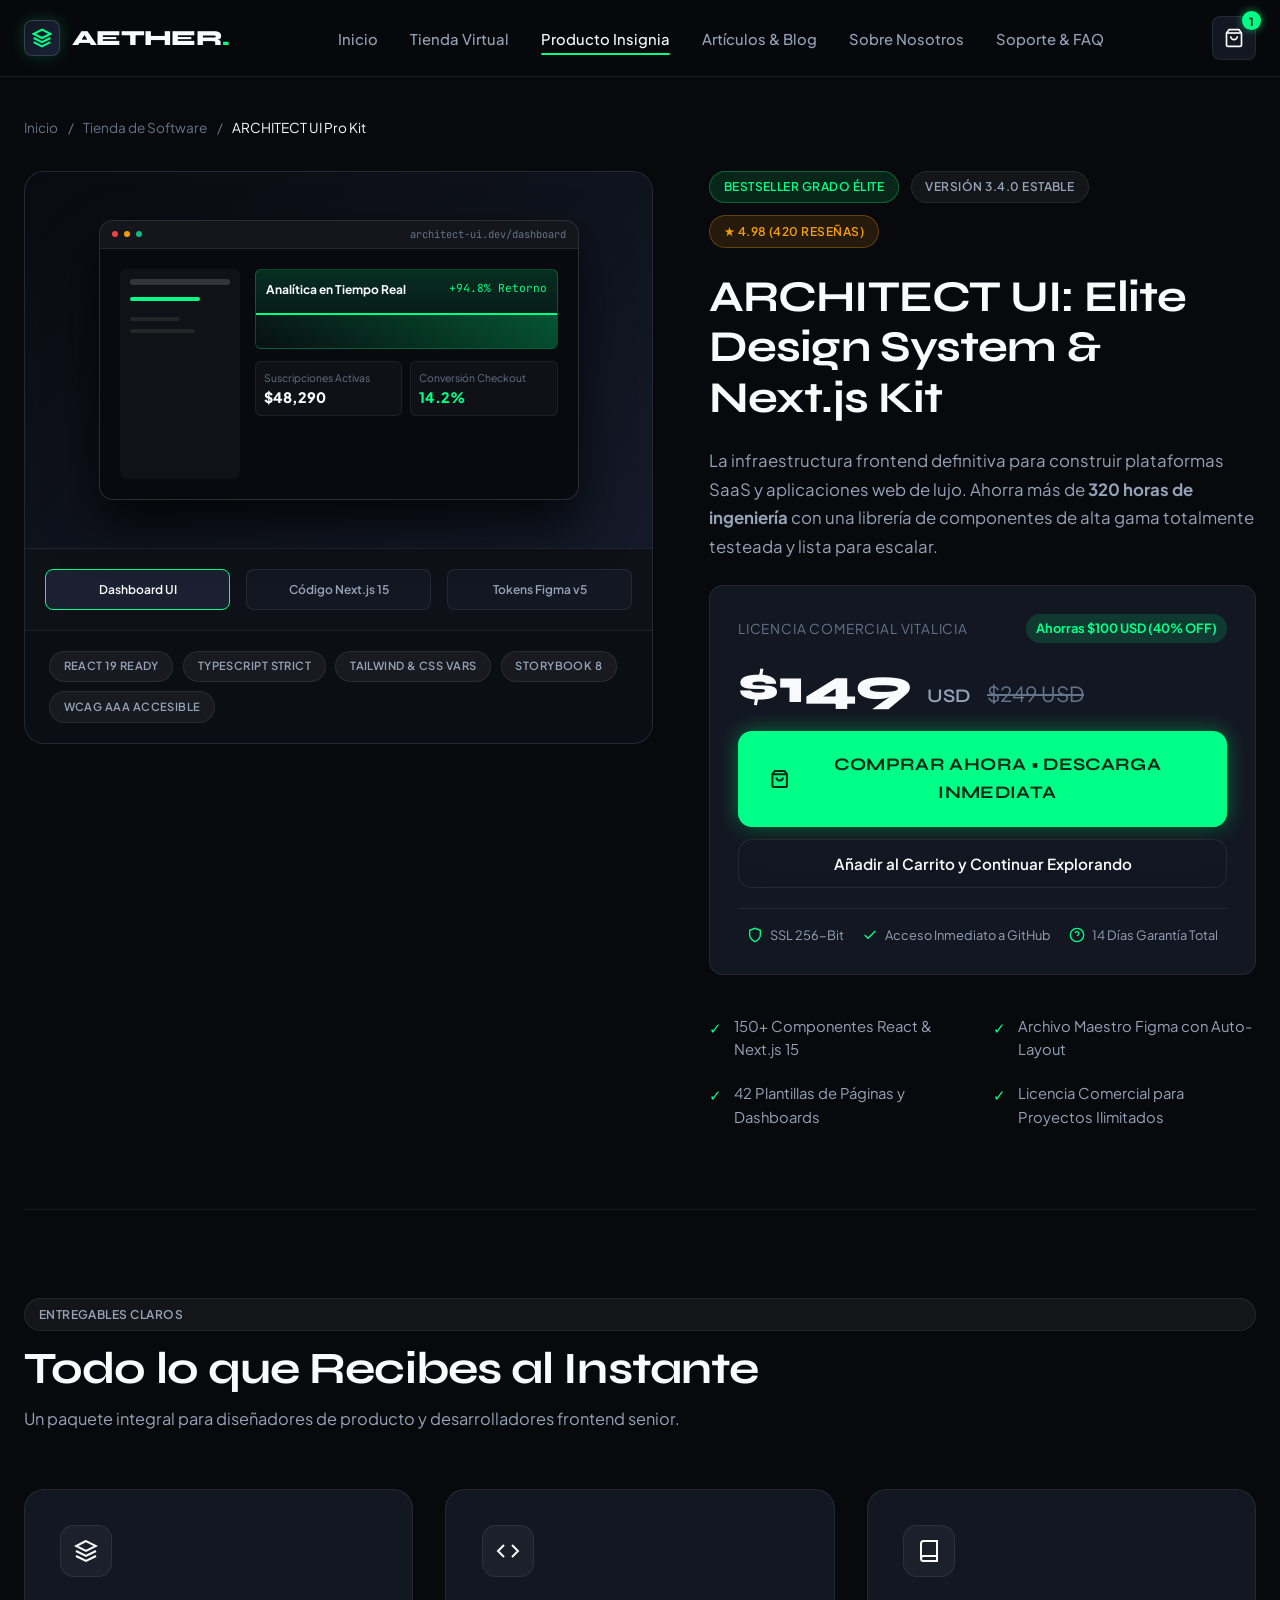
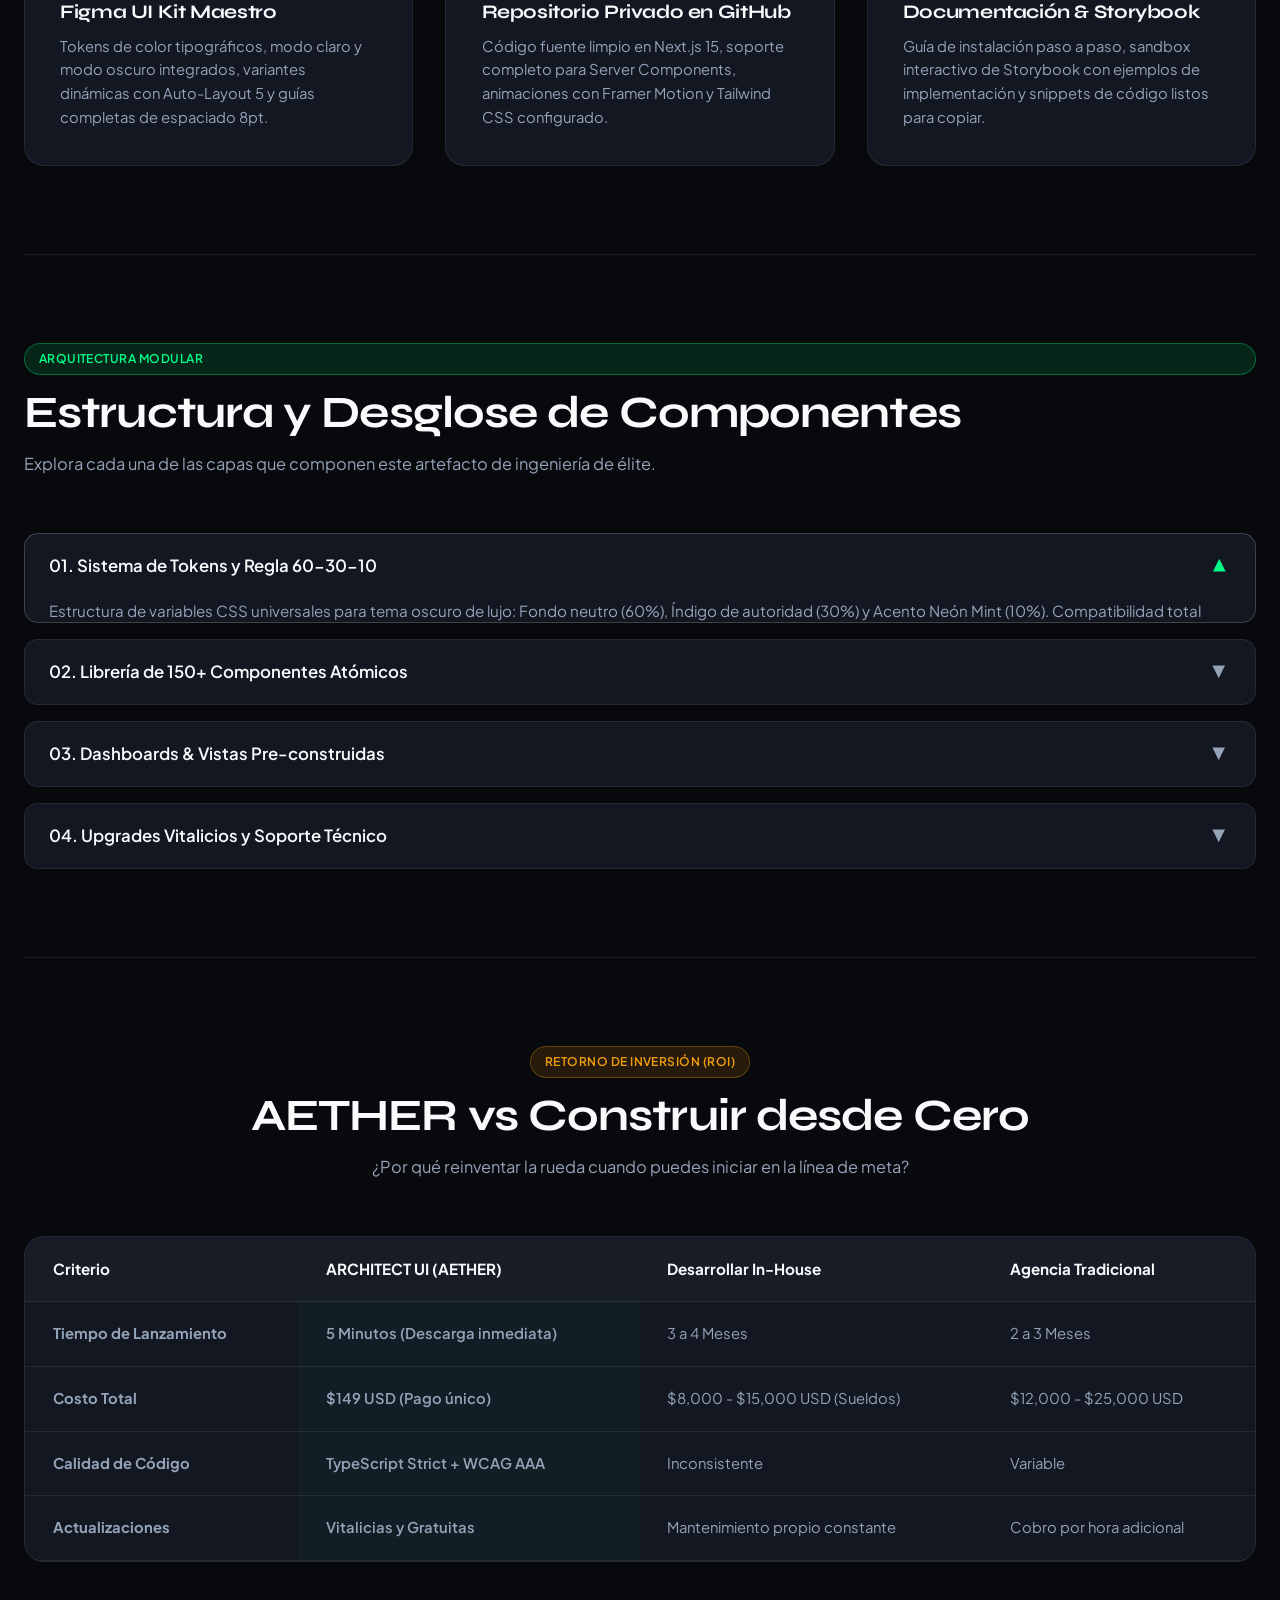
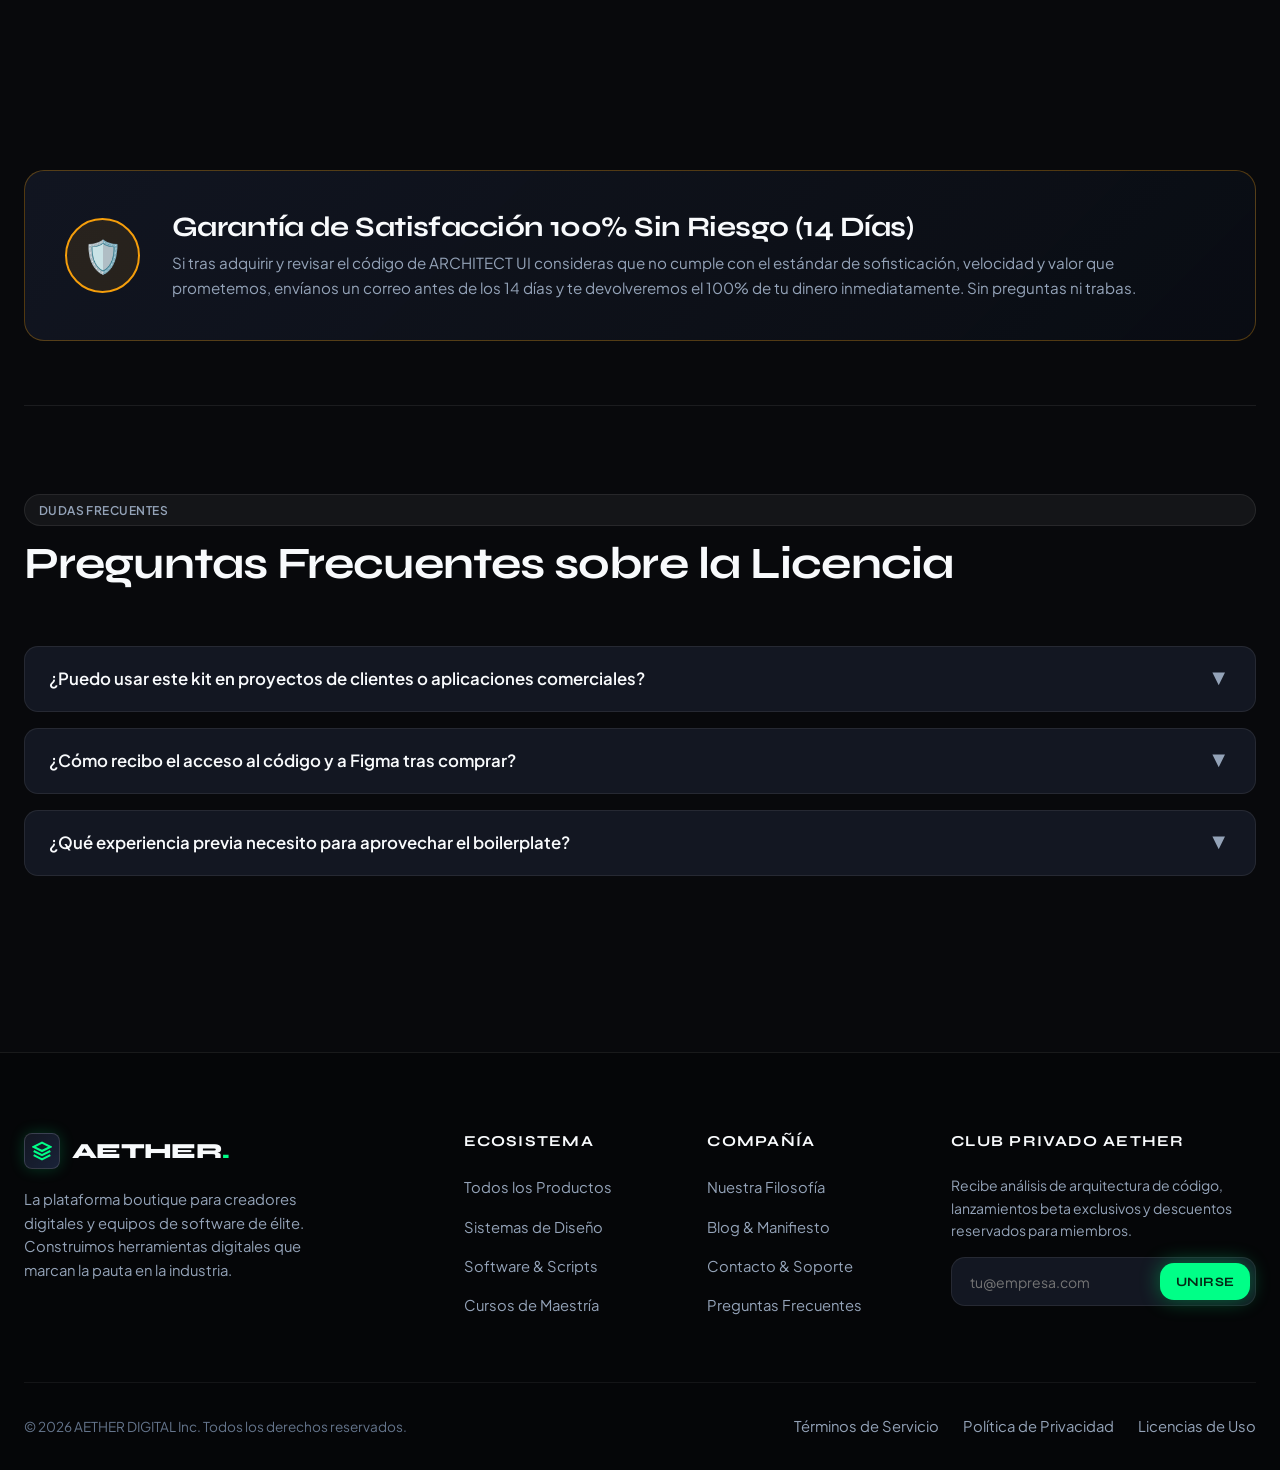
<file: producto-detalle.html>
<!DOCTYPE html>
<html lang="es">
<head>
  <meta charset="UTF-8">
  <meta name="viewport" content="width=device-width, initial-scale=1.0">
  <title>ARCHITECT UI Pro Kit — Sistema de Diseño y Boilerplate Next.js | AETHER DIGITAL</title>
  <meta name="description" content="Ahorra 320+ horas de desarrollo frontend con el sistema de diseño más sofisticado para React y Next.js 15. Incluye Figma tokens, 150+ componentes y licencia comercial.">

  <!-- Estilos Maestros -->
  <link rel="stylesheet" href="css/styles.css">
</head>
<body>

  <!-- ========================================================================
       NAVBAR (REUTILIZABLE)
       ======================================================================== -->
  <header class="navbar-wrapper">
    <div class="container">
      <nav class="navbar" aria-label="Navegación Principal">
        <a href="index.html" class="nav-brand" aria-label="AETHER Digital Inicio">
          <div class="brand-icon">
            <svg width="20" height="20" viewBox="0 0 24 24" fill="none" stroke="currentColor" stroke-width="2.5">
              <polygon points="12 2 2 7 12 12 22 7 12 2"></polygon>
              <polyline points="2 17 12 22 22 17"></polyline>
              <polyline points="2 12 12 17 22 12"></polyline>
            </svg>
          </div>
          <span>AETHER<span class="text-accent">.</span></span>
        </a>

        <ul class="nav-menu" id="navMenu">
          <li><a href="index.html" class="nav-link">Inicio</a></li>
          <li><a href="tienda.html" class="nav-link">Tienda Virtual</a></li>
          <li><a href="producto-detalle.html" class="nav-link active">Producto Insignia</a></li>
          <li><a href="blog.html" class="nav-link">Artículos & Blog</a></li>
          <li><a href="sobre-nosotros.html" class="nav-link">Sobre Nosotros</a></li>
          <li><a href="contacto.html" class="nav-link">Soporte & FAQ</a></li>
        </ul>

        <div class="nav-actions">
          <button type="button" class="btn-icon" aria-label="Abrir Carrito" onclick="toggleCartDrawer(true)">
            <svg width="20" height="20" viewBox="0 0 24 24" fill="none" stroke="currentColor" stroke-width="2">
              <path d="M6 2L3 6v14a2 2 0 0 0 2 2h14a2 2 0 0 0 2-2V6l-3-4z"></path>
              <line x1="3" y1="6" x2="21" y2="6"></line>
              <path d="M16 10a4 4 0 0 1-8 0"></path>
            </svg>
            <span class="cart-badge-count">1</span>
          </button>

          <button type="button" class="btn-icon mobile-toggle" id="mobileToggleBtn" aria-label="Abrir Menú Móvil">
            <svg width="24" height="24" viewBox="0 0 24 24" fill="none" stroke="currentColor" stroke-width="2">
              <line x1="3" y1="12" x2="21" y2="12"></line>
              <line x1="3" y1="6" x2="21" y2="6"></line>
              <line x1="3" y1="18" x2="21" y2="18"></line>
            </svg>
          </button>
        </div>
      </nav>
    </div>
  </header>

  <!-- ========================================================================
       CONTENIDO PRINCIPAL DEL DETALLE DE PRODUCTO
       ======================================================================== -->
  <main class="section-padding" style="padding-top: 2.5rem;">
    <div class="container">
      
      <!-- Breadcrumbs de Navegación -->
      <nav class="breadcrumbs" aria-label="Ruta de navegación">
        <a href="index.html">Inicio</a>
        <span>/</span>
        <a href="tienda.html">Tienda de Software</a>
        <span>/</span>
        <span style="color:var(--text-primary);">ARCHITECT UI Pro Kit</span>
      </nav>

      <!-- SECCIÓN SPLIT: SHOWCASE + PANEL DE COMPRA -->
      <section class="product-detail-hero">
        
        <!-- COLUMNA IZQUIERDA: SHOWCASE DE MOCKUPS INTERACTIVO -->
        <div class="showcase-container">
          <div class="showcase-main-preview">
            <div class="showcase-screen" id="mockupPreviewCanvas">
              <!-- Vista inicial por defecto (Dashboard UI) -->
              <div class="showcase-topbar">
                <span class="mockup-dot" style="background:#ef4444;"></span>
                <span class="mockup-dot" style="background:#f59e0b;"></span>
                <span class="mockup-dot" style="background:#10b981;"></span>
                <span style="margin-left:auto; font-family:var(--font-mono); font-size:0.65rem; color:var(--text-muted);">architect-ui.dev/dashboard</span>
              </div>
              <div class="showcase-workspace">
                <div class="workspace-sidebar">
                  <div style="height:6px; background:rgba(255,255,255,0.15); border-radius:3px; margin-bottom:4px;"></div>
                  <div style="height:4px; width:70%; background:var(--accent-electric); border-radius:2px;"></div>
                  <div style="height:4px; width:50%; background:rgba(255,255,255,0.08); border-radius:2px; margin-top:8px;"></div>
                  <div style="height:4px; width:65%; background:rgba(255,255,255,0.08); border-radius:2px;"></div>
                </div>
                <div class="workspace-dash">
                  <div class="dash-chart-mock">
                    <div style="padding:10px; display:flex; justify-content:space-between; align-items:center;">
                      <span style="font-size:0.75rem; font-weight:700; color:var(--text-primary);">Analítica en Tiempo Real</span>
                      <span style="font-size:0.7rem; color:var(--accent-electric); font-family:var(--font-mono);">+94.8% Retorno</span>
                    </div>
                    <div style="position:absolute; bottom:0; left:0; width:100%; height:35px; background:linear-gradient(90deg, transparent, rgba(0,255,135,0.25)); border-top:2px solid var(--accent-electric);"></div>
                  </div>
                  <div class="dash-grid-cards">
                    <div class="dash-mini-card">
                      <div style="font-size:0.65rem; color:var(--text-muted);">Suscripciones Activas</div>
                      <div style="font-size:0.9rem; font-weight:800; color:var(--text-primary);">$48,290</div>
                    </div>
                    <div class="dash-mini-card">
                      <div style="font-size:0.65rem; color:var(--text-muted);">Conversión Checkout</div>
                      <div style="font-size:0.9rem; font-weight:800; color:var(--accent-electric);">14.2%</div>
                    </div>
                  </div>
                </div>
              </div>
            </div>
          </div>

          <!-- Pestañas Interactivas de Previsualización -->
          <div class="showcase-thumbnails">
            <button type="button" class="thumb-item active" onclick="switchMockupView('dashboard', this)">
              Dashboard UI
            </button>
            <button type="button" class="thumb-item" onclick="switchMockupView('code', this)">
              Código Next.js 15
            </button>
            <button type="button" class="thumb-item" onclick="switchMockupView('figma', this)">
              Tokens Figma v5
            </button>
          </div>

          <!-- Especificaciones Técnicas Rápidas -->
          <div style="padding:1.25rem 1.5rem; background:rgba(8,9,12,0.6); border-top:1px solid var(--brand-border); display:flex; flex-wrap:wrap; gap:0.6rem;">
            <span class="badge-pill luxury" style="font-size:0.7rem;">React 19 Ready</span>
            <span class="badge-pill luxury" style="font-size:0.7rem;">TypeScript Strict</span>
            <span class="badge-pill luxury" style="font-size:0.7rem;">Tailwind & CSS Vars</span>
            <span class="badge-pill luxury" style="font-size:0.7rem;">Storybook 8</span>
            <span class="badge-pill luxury" style="font-size:0.7rem;">WCAG AAA Accesible</span>
          </div>
        </div>

        <!-- COLUMNA DERECHA: INFORMACIÓN Y ACCIÓN DE COMPRA -->
        <div class="product-sales-panel">
          <!-- Badges de Estado y Categoría -->
          <div class="product-badges-row">
            <span class="badge-pill accent">Bestseller Grado Élite</span>
            <span class="badge-pill luxury">Versión 3.4.0 Estable</span>
            <span class="badge-pill gold">★ 4.98 (420 Reseñas)</span>
          </div>

          <h1 class="product-page-title">
            ARCHITECT UI: Elite Design System & Next.js Kit
          </h1>

          <p class="product-page-desc">
            La infraestructura frontend definitiva para construir plataformas SaaS y aplicaciones web de lujo. Ahorra más de <strong>320 horas de ingeniería</strong> con una librería de componentes de alta gama totalmente testeada y lista para escalar.
          </p>

          <!-- Cuadro de Precio y CTA Gigante -->
          <div class="pricing-box-prominent">
            <div style="display:flex; justify-content:space-between; align-items:center;">
              <span style="font-size:0.85rem; color:var(--text-muted); text-transform:uppercase; letter-spacing:0.06em;">Licencia Comercial Vitalicia</span>
              <span class="price-discount-tag">Ahorras $100 USD (40% OFF)</span>
            </div>

            <div class="price-main-display">
              <span class="price-large">$149 <span style="font-size:1.2rem; font-weight:600; color:var(--text-secondary);">USD</span></span>
              <span class="price-strike">$249 USD</span>
            </div>

            <div class="cta-button-container">
              <!-- BOTÓN GIGANTE CON EL 10% DE COLOR DE ACENTO -->
              <a href="checkout.html" class="btn-electric btn-electric-lg" style="text-align:center; font-size:1.1rem; padding:1.25rem 2rem;">
                <svg width="22" height="22" viewBox="0 0 24 24" fill="none" stroke="currentColor" stroke-width="2.5">
                  <path d="M6 2L3 6v14a2 2 0 0 0 2 2h14a2 2 0 0 0 2-2V6l-3-4z"></path>
                  <line x1="3" y1="6" x2="21" y2="6"></line>
                  <path d="M16 10a4 4 0 0 1-8 0"></path>
                </svg>
                <span>Comprar Ahora • Descarga Inmediata</span>
              </a>

              <button 
                type="button" 
                class="btn-glass"
                onclick="CartState.addItem({id:'prod-architect-ui', title:'ARCHITECT UI Pro Kit', price:149, category:'Design System', format:'Figma + Next.js'}); toggleCartDrawer(true);">
                Añadir al Carrito y Continuar Explorando
              </button>
            </div>

            <!-- Garantías y Medios de Pago Seguros -->
            <div class="security-assurances">
              <div class="assurance-item">
                <svg width="16" height="16" viewBox="0 0 24 24" fill="none" stroke="var(--accent-electric)" stroke-width="2">
                  <path d="M12 22s8-4 8-10V5l-8-3-8 3v7c0 6 8 10 8 10z"></path>
                </svg>
                <span>SSL 256-Bit</span>
              </div>
              <div class="assurance-item">
                <svg width="16" height="16" viewBox="0 0 24 24" fill="none" stroke="var(--accent-electric)" stroke-width="2">
                  <polyline points="20 6 9 17 4 12"></polyline>
                </svg>
                <span>Acceso Inmediato a GitHub</span>
              </div>
              <div class="assurance-item">
                <svg width="16" height="16" viewBox="0 0 24 24" fill="none" stroke="var(--accent-electric)" stroke-width="2">
                  <circle cx="12" cy="12" r="10"></circle>
                  <path d="M9.09 9a3 3 0 0 1 5.83 1c0 2-3 3-3 3"></path>
                  <line x1="12" y1="17" x2="12.01" y2="17"></line>
                </svg>
                <span>14 Días Garantía Total</span>
              </div>
            </div>
          </div>

          <!-- Beneficios Clave / Checkmarks -->
          <div class="deliverables-grid">
            <div class="deliverable-item">
              <span class="deliverable-check">✓</span>
              <span>150+ Componentes React & Next.js 15</span>
            </div>
            <div class="deliverable-item">
              <span class="deliverable-check">✓</span>
              <span>Archivo Maestro Figma con Auto-Layout</span>
            </div>
            <div class="deliverable-item">
              <span class="deliverable-check">✓</span>
              <span>42 Plantillas de Páginas y Dashboards</span>
            </div>
            <div class="deliverable-item">
              <span class="deliverable-check">✓</span>
              <span>Licencia Comercial para Proyectos Ilimitados</span>
            </div>
          </div>
        </div>
      </section>

      <!-- ====================================================================
           DETALLES Y ENTREGABLES ("¿QUÉ INCLUYE?")
           ==================================================================== -->
      <section class="section-padding" style="border-top: 1px solid var(--brand-border);">
        <div class="section-header">
          <span class="badge-pill luxury">Entregables Claros</span>
          <h2>Todo lo que Recibes al Instante</h2>
          <p>Un paquete integral para diseñadores de producto y desarrolladores frontend senior.</p>
        </div>

        <div class="grid-3">
          <div class="feature-card">
            <div class="feature-icon-box">
              <svg width="24" height="24" viewBox="0 0 24 24" fill="none" stroke="currentColor" stroke-width="2">
                <polygon points="12 2 2 7 12 12 22 7 12 2"></polygon>
                <polyline points="2 17 12 22 22 17"></polyline>
                <polyline points="2 12 12 17 22 12"></polyline>
              </svg>
            </div>
            <h4 class="feature-title">Figma UI Kit Maestro</h4>
            <p class="feature-desc">Tokens de color tipográficos, modo claro y modo oscuro integrados, variantes dinámicas con Auto-Layout 5 y guías completas de espaciado 8pt.</p>
          </div>

          <div class="feature-card">
            <div class="feature-icon-box">
              <svg width="24" height="24" viewBox="0 0 24 24" fill="none" stroke="currentColor" stroke-width="2">
                <polyline points="16 18 22 12 16 6"></polyline>
                <polyline points="8 6 2 12 8 18"></polyline>
              </svg>
            </div>
            <h4 class="feature-title">Repositorio Privado en GitHub</h4>
            <p class="feature-desc">Código fuente limpio en Next.js 15, soporte completo para Server Components, animaciones con Framer Motion y Tailwind CSS configurado.</p>
          </div>

          <div class="feature-card">
            <div class="feature-icon-box">
              <svg width="24" height="24" viewBox="0 0 24 24" fill="none" stroke="currentColor" stroke-width="2">
                <path d="M4 19.5A2.5 2.5 0 0 1 6.5 17H20"></path>
                <path d="M6.5 2H20v20H6.5A2.5 2.5 0 0 1 4 19.5v-15A2.5 2.5 0 0 1 6.5 2z"></path>
              </svg>
            </div>
            <h4 class="feature-title">Documentación & Storybook</h4>
            <p class="feature-desc">Guía de instalación paso a paso, sandbox interactivo de Storybook con ejemplos de implementación y snippets de código listos para copiar.</p>
          </div>
        </div>
      </section>

      <!-- ====================================================================
           TEMARIO / MÓDULOS DE ARQUITECTURA (ACORDEÓN)
           ==================================================================== -->
      <section class="section-padding" style="border-top: 1px solid var(--brand-border);">
        <div class="section-header">
          <span class="badge-pill accent">Arquitectura Modular</span>
          <h2>Estructura y Desglose de Componentes</h2>
          <p>Explora cada una de las capas que componen este artefacto de ingeniería de élite.</p>
        </div>

        <div class="accordion-group">
          <!-- Módulo 1 -->
          <div class="accordion-item active">
            <button type="button" class="accordion-header">
              <span>01. Sistema de Tokens y Regla 60-30-10</span>
              <span class="accordion-icon">▼</span>
            </button>
            <div class="accordion-content">
              Estructura de variables CSS universales para tema oscuro de lujo: Fondo neutro (60%), Índigo de autoridad (30%) y Acento Neón Mint (10%). Compatibilidad total con exportadores automáticos de Figma a código.
            </div>
          </div>

          <!-- Módulo 2 -->
          <div class="accordion-item">
            <button type="button" class="accordion-header">
              <span>02. Librería de 150+ Componentes Atómicos</span>
              <span class="accordion-icon">▼</span>
            </button>
            <div class="accordion-content">
              Botones con estados micro-animados, inputs con validación en tiempo real, modales y drawers accesibles por teclado (ARIA compliant), selects con búsqueda, tooltips, avatares y tabs interactivos.
            </div>
          </div>

          <!-- Módulo 3 -->
          <div class="accordion-item">
            <button type="button" class="accordion-header">
              <span>03. Dashboards & Vistas Pre-construidas</span>
              <span class="accordion-icon">▼</span>
            </button>
            <div class="accordion-content">
              42 pantallas completas que incluyen: Panel de Analítica SaaS con gráficos de rendimiento, Checkout de alta conversión, Flujo de Configuración de Cuenta, Historial de Facturación y Tablas de Datos con filtros y ordenamiento.
            </div>
          </div>

          <!-- Módulo 4 -->
          <div class="accordion-item">
            <button type="button" class="accordion-header">
              <span>04. Upgrades Vitalicios y Soporte Técnico</span>
              <span class="accordion-icon">▼</span>
            </button>
            <div class="accordion-content">
              Cada lanzamiento de una nueva versión de Next.js o React incluye una actualización directa en el repositorio sin costo adicional. Canal privado de soporte por Discord y GitHub Issues exclusivo para clientes verificados.
            </div>
          </div>
        </div>
      </section>

      <!-- ====================================================================
           TABLA COMPARATIVA DE VALOR (ROI)
           ==================================================================== -->
      <section class="section-padding" style="border-top: 1px solid var(--brand-border);">
        <div class="section-header text-center">
          <span class="badge-pill gold">Retorno de Inversión (ROI)</span>
          <h2>AETHER vs Construir desde Cero</h2>
          <p style="max-width: 600px; margin:0 auto;">¿Por qué reinventar la rueda cuando puedes iniciar en la línea de meta?</p>
        </div>

        <div class="comparison-container">
          <table class="comparison-table">
            <thead>
              <tr>
                <th>Criterio</th>
                <th class="comparison-col-highlight">ARCHITECT UI (AETHER)</th>
                <th>Desarrollar In-House</th>
                <th>Agencia Tradicional</th>
              </tr>
            </thead>
            <tbody>
              <tr>
                <td><strong>Tiempo de Lanzamiento</strong></td>
                <td class="comparison-col-highlight text-accent">5 Minutos (Descarga inmediata)</td>
                <td>3 a 4 Meses</td>
                <td>2 a 3 Meses</td>
              </tr>
              <tr>
                <td><strong>Costo Total</strong></td>
                <td class="comparison-col-highlight text-accent">$149 USD (Pago único)</td>
                <td>$8,000 - $15,000 USD (Sueldos)</td>
                <td>$12,000 - $25,000 USD</td>
              </tr>
              <tr>
                <td><strong>Calidad de Código</strong></td>
                <td class="comparison-col-highlight">TypeScript Strict + WCAG AAA</td>
                <td>Inconsistente</td>
                <td>Variable</td>
              </tr>
              <tr>
                <td><strong>Actualizaciones</strong></td>
                <td class="comparison-col-highlight text-accent">Vitalicias y Gratuitas</td>
                <td>Mantenimiento propio constante</td>
                <td>Cobro por hora adicional</td>
              </tr>
            </tbody>
          </table>
        </div>
      </section>

      <!-- ====================================================================
           GARANTÍA BLINDADA
           ==================================================================== -->
      <div class="guarantee-box">
        <div class="guarantee-badge-icon">
          🛡️
        </div>
        <div>
          <h3 style="margin-bottom:0.5rem; color:var(--text-primary);">Garantía de Satisfacción 100% Sin Riesgo (14 Días)</h3>
          <p style="font-size:0.95rem; color:var(--text-secondary); line-height:1.6;">
            Si tras adquirir y revisar el código de ARCHITECT UI consideras que no cumple con el estándar de sofisticación, velocidad y valor que prometemos, envíanos un correo antes de los 14 días y te devolveremos el 100% de tu dinero inmediatamente. Sin preguntas ni trabas.
          </p>
        </div>
      </div>

      <!-- ====================================================================
           FAQ ESPECÍFICO DEL PRODUCTO (ACORDEÓN)
           ==================================================================== -->
      <section class="section-padding" style="border-top: 1px solid var(--brand-border);">
        <div class="section-header">
          <span class="badge-pill luxury">Dudas Frecuentes</span>
          <h2>Preguntas Frecuentes sobre la Licencia</h2>
        </div>

        <div class="accordion-group">
          <div class="accordion-item">
            <button type="button" class="accordion-header">
              <span>¿Puedo usar este kit en proyectos de clientes o aplicaciones comerciales?</span>
              <span class="accordion-icon">▼</span>
            </button>
            <div class="accordion-content">
              Sí, totalmente. La licencia comercial incluida te permite usar ARCHITECT UI en proyectos comerciales personales, SaaS de pago y trabajos para clientes sin pagar royalties adicionales. Lo único que no permitimos es la reventa directa del kit como plantilla independiente.
            </div>
          </div>

          <div class="accordion-item">
            <button type="button" class="accordion-header">
              <span>¿Cómo recibo el acceso al código y a Figma tras comprar?</span>
              <span class="accordion-icon">▼</span>
            </button>
            <div class="accordion-content">
              El proceso está 100% automatizado. En el momento exacto en que se valida el pago con Stripe o PayPal, recibirás un enlace de descarga inmediata en pantalla y una invitación directa a tu correo para acceder al repositorio privado de GitHub y a los archivos editables en Figma.
            </div>
          </div>

          <div class="accordion-item">
            <button type="button" class="accordion-header">
              <span>¿Qué experiencia previa necesito para aprovechar el boilerplate?</span>
              <span class="accordion-icon">▼</span>
            </button>
            <div class="accordion-content">
              Con conocimientos básicos a intermedios de React o HTML/CSS puedes utilizar los componentes sin problemas. Para sacar el máximo provecho de las arquitecturas serverless se recomienda familiaridad con Next.js y TypeScript, pero la documentación incluye guías paso a paso para principiantes.
            </div>
          </div>
        </div>
      </section>

    </div>
  </main>

  <!-- ========================================================================
       BARRA STICKY MÓVIL (COMPRA RÁPIDA EN DISPOSITIVOS PEQUEÑOS)
       ======================================================================== -->
  <aside class="sticky-mobile-cta" aria-label="Acción de compra rápida móvil">
    <div>
      <div style="font-size:0.75rem; color:var(--text-muted);">ARCHITECT UI</div>
      <div style="font-size:1.15rem; font-weight:800; color:var(--text-primary);">$149 USD</div>
    </div>
    <a href="checkout.html" class="btn-electric" style="padding:0.75rem 1.25rem; font-size:0.85rem;">
      Comprar Ahora
    </a>
  </aside>

  <!-- ========================================================================
       DRAWER DEL CARRITO DE COMPRAS (SLIDE-OVER INTERACTIVO)
       ======================================================================== -->
  <div class="cart-drawer-backdrop" id="cartDrawerBackdrop">
    <aside class="cart-drawer" aria-label="Carrito de compras">
      <div class="cart-header">
        <div style="display:flex; align-items:center; gap:0.6rem;">
          <h3 style="font-size:1.25rem;">Tu Orden Digital</h3>
          <span class="badge-pill luxury" style="padding:2px 8px; font-size:0.7rem;">SSL 256-Bit</span>
        </div>
        <button type="button" class="btn-icon" aria-label="Cerrar carrito" onclick="toggleCartDrawer(false)">
          <svg width="20" height="20" viewBox="0 0 24 24" fill="none" stroke="currentColor" stroke-width="2">
            <line x1="18" y1="6" x2="6" y2="18"></line>
            <line x1="6" y1="6" x2="18" y2="6"></line>
          </svg>
        </button>
      </div>

      <div class="cart-items-list" id="cartItemsList">
        <!-- Renderizado dinámicamente por JavaScript -->
      </div>

      <div id="cartEmptyNotice" style="display:none; padding:3rem 1.5rem; text-align:center; color:var(--text-muted);">
        <p>Tu carrito está vacío actualmente.</p>
        <a href="tienda.html" class="btn-outline-subtle" style="margin-top:1rem; display:inline-flex;" onclick="toggleCartDrawer(false)">
          Explorar Productos
        </a>
      </div>

      <div class="cart-footer">
        <div class="cart-summary-row">
          <span>Subtotal</span>
          <span id="cartSubtotal">$149 USD</span>
        </div>
        <div class="cart-summary-row">
          <span>Licencia Comercial</span>
          <span style="color:var(--accent-electric);">Incluida (Gratis)</span>
        </div>
        <div class="cart-summary-total">
          <span>Total a Pagar</span>
          <span id="cartTotal" style="color:var(--accent-electric);">$149 USD</span>
        </div>
        <a href="checkout.html" class="btn-electric" style="width:100%; text-align:center;">
          Proceder al Pago Seguro
        </a>
        <div style="display:flex; justify-content:center; gap:1rem; margin-top:1rem; opacity:0.6; font-size:0.75rem;">
          <span>🔒 Pago Cifrado</span>
          <span>⚡ Entrega Instantánea</span>
          <span>💳 Tarjeta & PayPal</span>
        </div>
      </div>
    </aside>
  </div>

  <!-- ========================================================================
       FOOTER (REUTILIZABLE)
       ======================================================================== -->
  <footer class="footer-wrapper">
    <div class="container">
      <div class="footer-grid">
        <div>
          <a href="index.html" class="nav-brand">
            <div class="brand-icon">
              <svg width="20" height="20" viewBox="0 0 24 24" fill="none" stroke="currentColor" stroke-width="2.5">
                <polygon points="12 2 2 7 12 12 22 7 12 2"></polygon>
                <polyline points="2 17 12 22 22 17"></polyline>
                <polyline points="2 12 12 17 22 12"></polyline>
              </svg>
            </div>
            <span>AETHER<span class="text-accent">.</span></span>
          </a>
          <p class="footer-brand-bio">
            La plataforma boutique para creadores digitales y equipos de software de élite. Construimos herramientas digitales que marcan la pauta en la industria.
          </p>
        </div>

        <div>
          <h4 class="footer-heading">Ecosistema</h4>
          <ul class="footer-links">
            <li><a href="tienda.html" class="footer-link">Todos los Productos</a></li>
            <li><a href="producto-detalle.html" class="footer-link">Sistemas de Diseño</a></li>
            <li><a href="tienda.html?cat=software" class="footer-link">Software & Scripts</a></li>
            <li><a href="tienda.html?cat=courses" class="footer-link">Cursos de Maestría</a></li>
          </ul>
        </div>

        <div>
          <h4 class="footer-heading">Compañía</h4>
          <ul class="footer-links">
            <li><a href="sobre-nosotros.html" class="footer-link">Nuestra Filosofía</a></li>
            <li><a href="blog.html" class="footer-link">Blog & Manifiesto</a></li>
            <li><a href="contacto.html" class="footer-link">Contacto & Soporte</a></li>
            <li><a href="contacto.html#faq" class="footer-link">Preguntas Frecuentes</a></li>
          </ul>
        </div>

        <div>
          <h4 class="footer-heading">Club Privado AETHER</h4>
          <p style="font-size:0.875rem; color:var(--text-secondary);">
            Recibe análisis de arquitectura de código, lanzamientos beta exclusivos y descuentos reservados para miembros.
          </p>
          <form class="footer-newsletter-box" onsubmit="event.preventDefault(); showToast('¡Bienvenido al Club!', 'Te hemos enviado un enlace de confirmación.');">
            <input type="email" class="footer-input" placeholder="tu@empresa.com" required aria-label="Correo electrónico">
            <button type="submit" class="btn-electric" style="padding:0.6rem 1rem; font-size:0.8rem;">
              Unirse
            </button>
          </form>
        </div>
      </div>

      <div class="footer-bottom">
        <div>
          &copy; 2026 AETHER DIGITAL Inc. Todos los derechos reservados.
        </div>
        <div style="display:flex; gap:1.5rem;">
          <a href="#" class="footer-link">Términos de Servicio</a>
          <a href="#" class="footer-link">Política de Privacidad</a>
          <a href="#" class="footer-link">Licencias de Uso</a>
        </div>
      </div>
    </div>
  </footer>

  <!-- Scripts -->
  <script src="js/main.js"></script>
</body>
</html>
</file>
<file: css/derechos.css>
/* ==========================================================================
   TUS DERECHOS VALEN — ABG. ANDREA SOLARTE
   Tema: Fondo Fucsia Radiante con Motivos de Girasoles Dorados
   Accesible, Empático, Elegante y de Alto Contraste
   ========================================================================== */

@import url('https://fonts.googleapis.com/css2?family=Plus+Jakarta+Sans:wght@300;400;500;600;700;800&family=Outfit:wght@500;600;700;800;900&family=Lora:ital,wght@0,500;0,600;1,400&display=swap');

:root {
  /* --- PALETA FUCSIA & GIRASOLES --- */
  --fuchsia-deep: #700b38;       /* Fucsia oscuro elegante */
  --fuchsia-base: #9d174d;       /* Fucsia vibrante base */
  --fuchsia-rich: #be185d;       /* Fucsia vivo */
  --fuchsia-glow: #e11d48;       /* Fucsia rojizo */
  --fuchsia-light: #fdf2f8;      /* Fucsia pastel muy suave */
  --fuchsia-card-border: rgba(253, 228, 242, 0.4);

  /* Girasoles (Tonos de Pétalos y Centro) */
  --sunflower-yellow: #facc15;   /* Amarillo girasol brillante */
  --sunflower-gold: #f59e0b;     /* Oro cálido de pétalo */
  --sunflower-amber: #d97706;    /* Ámbar profundo */
  --sunflower-brown: #451a03;    /* Centro del girasol */
  --sunflower-light: #fef9c3;    /* Amarillo suave iluminado */

  /* Superficies para lectura óptima (Tarjetas sobre fondo fucsia) */
  --card-bg: rgba(255, 255, 255, 0.96);
  --card-bg-elevated: #ffffff;
  --text-dark: #1e1b22;
  --text-muted: #4b5563;
  --text-light: #6b7280;
  --text-on-fuchsia: #ffffff;

  /* Tipografías */
  --font-heading: 'Outfit', sans-serif;
  --font-body: 'Plus Jakarta Sans', sans-serif;
  --font-serif: 'Lora', serif;

  /* Sombras y Bordes */
  --radius-sm: 10px;
  --radius-md: 18px;
  --radius-lg: 26px;
  --radius-full: 9999px;

  --shadow-soft: 0 10px 30px rgba(74, 4, 34, 0.25);
  --shadow-card: 0 14px 35px rgba(69, 5, 33, 0.2);
  --shadow-sunflower: 0 0 25px rgba(250, 204, 21, 0.45);

  --transition: 0.25s cubic-bezier(0.16, 1, 0.3, 1);
}

/* ==========================================================================
   RESET & ESTRUCTURA
   ========================================================================== */
*, *::before, *::after {
  box-sizing: border-box;
  margin: 0;
  padding: 0;
}

html {
  scroll-behavior: smooth;
  font-size: 16px;
}

body {
  /* FONDO FUCSIA CON EFECTO DE LUZ Y PATRÓN DE GIRASOLES */
  background-color: var(--fuchsia-base);
  background-image: 
    radial-gradient(circle at 15% 15%, rgba(250, 204, 21, 0.22) 0%, transparent 40%),
    radial-gradient(circle at 85% 35%, rgba(245, 158, 11, 0.2) 0%, transparent 45%),
    radial-gradient(circle at 50% 85%, rgba(254, 240, 138, 0.18) 0%, transparent 50%),
    linear-gradient(135deg, #700b38 0%, #9d174d 40%, #be185d 75%, #831843 100%);
  background-attachment: fixed;
  color: var(--text-dark);
  font-family: var(--font-body);
  line-height: 1.7;
  min-height: 100vh;
  display: flex;
  flex-direction: column;
  position: relative;
  overflow-x: hidden;
}

/* Marca de agua decorativa de girasoles flotantes */
body::before {
  content: "";
  position: fixed;
  top: 0;
  left: 0;
  width: 100%;
  height: 100%;
  pointer-events: none;
  background-image: url("data:image/svg+xml,%3Csvg xmlns='http://www.w3.org/2000/svg' width='140' height='140' viewBox='0 0 100 100' opacity='0.08'%3E%3Ccircle cx='50' cy='50' r='14' fill='%23fef08a'/%3E%3Ccircle cx='50' cy='50' r='10' fill='%23451a03'/%3E%3Cg fill='%23fde047'%3E%3Cellipse cx='50' cy='22' rx='5' ry='12'/%3E%3Cellipse cx='50' cy='78' rx='5' ry='12'/%3E%3Cellipse cx='22' cy='50' rx='12' ry='5'/%3E%3Cellipse cx='78' cy='50' rx='12' ry='5'/%3E%3Cellipse cx='30' cy='30' rx='6' ry='12' transform='rotate(-45 30 30)'/%3E%3Cellipse cx='70' cy='70' rx='6' ry='12' transform='rotate(-45 70 70)'/%3E%3Cellipse cx='70' cy='30' rx='6' ry='12' transform='rotate(45 70 30)'/%3E%3Cellipse cx='30' cy='70' rx='6' ry='12' transform='rotate(45 30 70)'/%3E%3C/g%3E%3C/svg%3E");
  background-size: 140px 140px;
  opacity: 0.65;
  z-index: 0;
}

.dh-container {
  width: 100%;
  max-width: 1200px;
  margin: 0 auto;
  padding: 0 1.5rem;
  position: relative;
  z-index: 1;
}

.dh-section-py {
  padding: 5.5rem 0;
}

/* ==========================================================================
   TIPOGRAFÍA
   ========================================================================== */
h1, h2, h3, h4 {
  font-family: var(--font-heading);
  font-weight: 800;
  line-height: 1.18;
  letter-spacing: -0.02em;
}

h1 { font-size: clamp(2.3rem, 4.6vw, 3.8rem); color: #ffffff; }
h2 { font-size: clamp(1.8rem, 3.2vw, 2.7rem); }
h3 { font-size: 1.45rem; }

p {
  color: var(--text-muted);
  font-size: 1.05rem;
}

.text-white { color: #ffffff !important; }
.text-fuchsia { color: var(--fuchsia-rich); }
.text-sunflower { color: var(--sunflower-gold); }

/* ==========================================================================
   BARRA DE NAVEGACIÓN (NAVBAR)
   ========================================================================== */
.dh-navbar-wrapper {
  position: sticky;
  top: 0;
  z-index: 100;
  background: rgba(112, 11, 56, 0.92);
  backdrop-filter: blur(14px);
  -webkit-backdrop-filter: blur(14px);
  border-bottom: 2px solid rgba(250, 204, 21, 0.35);
  box-shadow: 0 4px 20px rgba(45, 2, 21, 0.4);
}

.dh-navbar {
  display: flex;
  align-items: center;
  justify-content: space-between;
  height: 84px;
}

.dh-brand {
  display: flex;
  align-items: center;
  gap: 0.9rem;
  text-decoration: none;
  color: #ffffff;
}

/* Girasol Giratorio Sutil en el Logo */
.sunflower-logo-icon {
  width: 44px;
  height: 44px;
  flex-shrink: 0;
  filter: drop-shadow(0 2px 8px rgba(250, 204, 21, 0.6));
  animation: gentlePulse 6s ease-in-out infinite alternate;
}

@keyframes gentlePulse {
  0% { transform: scale(1) rotate(0deg); }
  100% { transform: scale(1.06) rotate(6deg); }
}

.dh-brand-text {
  display: flex;
  flex-direction: column;
}

.dh-brand-title {
  font-family: var(--font-heading);
  font-weight: 900;
  font-size: 1.35rem;
  letter-spacing: -0.02em;
  color: #ffffff;
  line-height: 1.1;
}

.dh-brand-subtitle {
  font-size: 0.8rem;
  font-weight: 700;
  text-transform: uppercase;
  letter-spacing: 0.08em;
  color: var(--sunflower-yellow);
}

.dh-nav-links {
  display: flex;
  align-items: center;
  gap: 1.8rem;
  list-style: none;
}

.dh-nav-link {
  color: #ffffff;
  text-decoration: none;
  font-weight: 600;
  font-size: 0.95rem;
  transition: color var(--transition);
  opacity: 0.9;
}

.dh-nav-link:hover {
  color: var(--sunflower-yellow);
  opacity: 1;
}

.dh-nav-actions {
  display: flex;
  align-items: center;
  gap: 0.75rem;
}

/* ==========================================================================
   BOTONES (GIRASOL DORADO & BLANCO ELEGANTE)
   ========================================================================== */
.dh-btn {
  display: inline-flex;
  align-items: center;
  justify-content: center;
  gap: 0.65rem;
  padding: 0.95rem 1.9rem;
  border-radius: var(--radius-full);
  font-family: var(--font-heading);
  font-weight: 800;
  font-size: 1rem;
  text-decoration: none;
  border: none;
  cursor: pointer;
  transition: all var(--transition);
  text-transform: uppercase;
  letter-spacing: 0.02em;
}

/* Botón Girasol Radiante */
.dh-btn-sunflower {
  background: linear-gradient(135deg, #facc15 0%, #f59e0b 100%);
  color: #3f1903;
  box-shadow: 0 4px 18px rgba(250, 204, 21, 0.4), 0 2px 6px rgba(0, 0, 0, 0.2);
}

.dh-btn-sunflower:hover {
  background: linear-gradient(135deg, #fde047 0%, #fbbf24 100%);
  transform: translateY(-2px);
  box-shadow: 0 8px 25px rgba(250, 204, 21, 0.6);
}

/* Botón Blanco Traslúcido */
.dh-btn-white {
  background: #ffffff;
  color: var(--fuchsia-deep);
  box-shadow: 0 4px 14px rgba(0, 0, 0, 0.2);
}

.dh-btn-white:hover {
  background: #fdf2f8;
  color: var(--fuchsia-base);
  transform: translateY(-2px);
  box-shadow: 0 6px 20px rgba(0, 0, 0, 0.25);
}

/* ==========================================================================
   HERO SECTION
   ========================================================================== */
.dh-hero {
  padding: 5.5rem 0 4.5rem 0;
  text-align: center;
  position: relative;
}

.dh-hero-content {
  max-width: 900px;
  margin: 0 auto;
  display: flex;
  flex-direction: column;
  align-items: center;
}

.dh-badge-sunflower {
  display: inline-flex;
  align-items: center;
  gap: 0.6rem;
  padding: 0.45rem 1.25rem;
  border-radius: var(--radius-full);
  background: rgba(254, 240, 138, 0.2);
  border: 1px solid rgba(250, 204, 21, 0.5);
  color: var(--sunflower-light);
  font-weight: 700;
  font-size: 0.85rem;
  text-transform: uppercase;
  letter-spacing: 0.07em;
  margin-bottom: 1.75rem;
  backdrop-filter: blur(8px);
}

.dh-hero-title {
  margin-bottom: 1.5rem;
  text-shadow: 0 2px 10px rgba(45, 2, 21, 0.4);
}

.dh-hero-subtitle {
  font-size: 1.28rem;
  line-height: 1.8;
  max-width: 780px;
  margin-bottom: 2.75rem;
  color: #fce7f3;
  text-shadow: 0 1px 4px rgba(0, 0, 0, 0.2);
}

.dh-hero-buttons {
  display: flex;
  gap: 1.25rem;
  flex-wrap: wrap;
  justify-content: center;
  margin-bottom: 3.5rem;
}

.dh-authority-strip {
  display: flex;
  align-items: center;
  gap: 2rem;
  padding: 1rem 2.2rem;
  background: rgba(255, 255, 255, 0.15);
  backdrop-filter: blur(12px);
  -webkit-backdrop-filter: blur(12px);
  border: 1px solid rgba(255, 255, 255, 0.25);
  border-radius: var(--radius-full);
  box-shadow: var(--shadow-soft);
  font-size: 0.95rem;
  font-weight: 600;
  color: #ffffff;
  flex-wrap: wrap;
  justify-content: center;
}

/* ==========================================================================
   TARJETAS SOBRE FONDO FUCSIA (MISIÓN & VISIÓN)
   ========================================================================== */
.dh-card-mv {
  background: var(--card-bg);
  border-radius: var(--radius-lg);
  padding: 3rem 2.5rem;
  box-shadow: var(--shadow-card);
  border: 2px solid #ffffff;
  position: relative;
  overflow: hidden;
  transition: all var(--transition);
}

.dh-card-mv:hover {
  transform: translateY(-5px);
  box-shadow: 0 20px 45px rgba(45, 2, 21, 0.35);
}

.dh-card-mv::before {
  content: "";
  position: absolute;
  top: 0;
  left: 0;
  width: 100%;
  height: 6px;
}

.dh-card-mv.mission::before {
  background: linear-gradient(90deg, var(--fuchsia-rich), var(--sunflower-gold));
}

.dh-card-mv.vision::before {
  background: linear-gradient(90deg, var(--sunflower-gold), var(--fuchsia-base));
}

.dh-mv-icon-sunflower {
  width: 58px;
  height: 58px;
  border-radius: var(--radius-md);
  background: #fdf2f8;
  border: 1.5px solid #fbcfe8;
  display: flex;
  align-items: center;
  justify-content: center;
  margin-bottom: 1.5rem;
}

.dh-card-title {
  color: var(--fuchsia-deep);
  font-size: 1.75rem;
  margin-bottom: 1.25rem;
}

.dh-mv-lines {
  display: flex;
  flex-direction: column;
  gap: 1rem;
}

.dh-mv-line {
  font-size: 1.05rem;
  color: var(--text-dark);
  line-height: 1.7;
  display: flex;
  align-items: flex-start;
  gap: 0.75rem;
}

.dh-mv-sunflower-bullet {
  color: var(--sunflower-gold);
  font-weight: 800;
  font-size: 1.2rem;
  line-height: 1.2;
}

/* ==========================================================================
   SECCIÓN 4 VALORES
   ========================================================================== */
.dh-values-grid {
  display: grid;
  grid-template-columns: repeat(4, 1fr);
  gap: 1.5rem;
  margin-top: 2.5rem;
}

.dh-value-card {
  background: var(--card-bg);
  border-radius: var(--radius-md);
  padding: 2.2rem 1.75rem;
  box-shadow: var(--shadow-card);
  border: 1.5px solid rgba(255, 255, 255, 0.8);
  display: flex;
  flex-direction: column;
  transition: all var(--transition);
  position: relative;
}

.dh-value-card:hover {
  transform: translateY(-5px);
  border-color: var(--sunflower-yellow);
  box-shadow: 0 16px 35px rgba(45, 2, 21, 0.3);
}

.dh-value-top {
  display: flex;
  justify-content: space-between;
  align-items: center;
  margin-bottom: 1rem;
}

.dh-value-badge {
  font-size: 0.75rem;
  font-weight: 800;
  text-transform: uppercase;
  letter-spacing: 0.08em;
  color: var(--fuchsia-base);
  background: #fdf2f8;
  padding: 0.25rem 0.65rem;
  border-radius: var(--radius-full);
}

.dh-value-title {
  color: var(--fuchsia-deep);
  font-size: 1.45rem;
  margin-bottom: 0.75rem;
}

.dh-value-desc {
  font-size: 0.95rem;
  color: var(--text-muted);
  line-height: 1.65;
}

/* ==========================================================================
   ARTÍCULOS CORTOS EXPLICATIVOS (~60 PALABRAS)
   ========================================================================== */
.dh-articles-grid {
  display: grid;
  grid-template-columns: repeat(3, 1fr);
  gap: 2rem;
  margin-top: 2.5rem;
}

.dh-article-card {
  background: var(--card-bg);
  border-radius: var(--radius-lg);
  padding: 2.4rem 2rem;
  box-shadow: var(--shadow-card);
  border: 2px solid rgba(255, 255, 255, 0.9);
  display: flex;
  flex-direction: column;
  justify-content: space-between;
  transition: all var(--transition);
}

.dh-article-card:hover {
  transform: translateY(-5px);
  box-shadow: 0 20px 45px rgba(45, 2, 21, 0.35);
  border-color: var(--sunflower-gold);
}

.dh-article-meta {
  display: flex;
  align-items: center;
  justify-content: space-between;
  margin-bottom: 1rem;
}

.dh-article-tag {
  font-size: 0.75rem;
  font-weight: 700;
  text-transform: uppercase;
  letter-spacing: 0.06em;
  padding: 0.35rem 0.85rem;
  border-radius: var(--radius-full);
  background: #fdf2f8;
  color: var(--fuchsia-base);
  border: 1px solid #fbcfe8;
}

.dh-article-readtime {
  font-size: 0.825rem;
  color: var(--text-light);
}

.dh-article-title {
  color: var(--fuchsia-deep);
  font-size: 1.38rem;
  margin-bottom: 1.25rem;
  line-height: 1.3;
}

.dh-article-body {
  font-family: var(--font-serif);
  font-size: 1.05rem;
  line-height: 1.8;
  color: var(--text-dark);
  background: #fffdf5;
  padding: 1.4rem;
  border-radius: var(--radius-sm);
  border-left: 4px solid var(--sunflower-gold);
  margin-bottom: 1.5rem;
  box-shadow: inset 0 1px 3px rgba(0, 0, 0, 0.04);
}

.dh-article-footer {
  display: flex;
  align-items: center;
  justify-content: space-between;
  padding-top: 1.15rem;
  border-top: 1px solid #f3e8ee;
}

.dh-word-pill {
  font-size: 0.8rem;
  font-weight: 700;
  color: var(--sunflower-amber);
  background: var(--sunflower-light);
  padding: 0.2rem 0.6rem;
  border-radius: var(--radius-full);
}

.btn-copy-article {
  background: #fdf2f8;
  border: 1px solid #fbcfe8;
  color: var(--fuchsia-base);
  padding: 0.45rem 0.9rem;
  border-radius: var(--radius-full);
  font-size: 0.825rem;
  font-weight: 700;
  cursor: pointer;
  transition: all var(--transition);
  display: flex;
  align-items: center;
  gap: 0.4rem;
}

.btn-copy-article:hover {
  background: var(--fuchsia-base);
  color: #ffffff;
}

/* ==========================================================================
   PERFIL DESTACADO: ABG. ANDREA SOLARTE
   ========================================================================== */
.lawyer-profile-box {
  background: rgba(255, 255, 255, 0.96);
  border: 2px solid #ffffff;
  border-radius: var(--radius-lg);
  padding: 3rem;
  box-shadow: var(--shadow-card);
  display: grid;
  grid-template-columns: 180px 1fr;
  gap: 2.5rem;
  align-items: center;
  margin: 4.5rem 0 2rem 0;
}

.lawyer-avatar-container {
  width: 170px;
  height: 170px;
  border-radius: var(--radius-md);
  background: linear-gradient(135deg, var(--fuchsia-base) 0%, var(--sunflower-gold) 100%);
  padding: 4px;
  box-shadow: var(--shadow-soft);
  display: flex;
  align-items: center;
  justify-content: center;
}

.lawyer-avatar-inner {
  width: 100%;
  height: 100%;
  border-radius: calc(var(--radius-md) - 3px);
  background: #ffffff;
  display: flex;
  flex-direction: column;
  align-items: center;
  justify-content: center;
  text-align: center;
  padding: 1rem;
}

.lawyer-credentials {
  display: flex;
  flex-direction: column;
  gap: 0.5rem;
}

/* ==========================================================================
   FOOTER (FUCSIA CON GIRASOLES)
   ========================================================================== */
.dh-footer {
  background: rgba(74, 4, 34, 0.97);
  border-top: 3px solid var(--sunflower-yellow);
  padding: 4.5rem 0 2rem 0;
  margin-top: auto;
  color: #ffffff;
  position: relative;
}

.dh-footer-grid {
  display: grid;
  grid-template-columns: 2fr 1fr 1fr;
  gap: 3rem;
  margin-bottom: 3rem;
}

.dh-footer h4 {
  color: var(--sunflower-yellow);
  font-size: 1.1rem;
  margin-bottom: 1.25rem;
}

.dh-footer-links {
  list-style: none;
  display: flex;
  flex-direction: column;
  gap: 0.75rem;
}

.dh-footer-links a {
  color: #fce7f3;
  text-decoration: none;
  font-size: 0.95rem;
  transition: color var(--transition);
}

.dh-footer-links a:hover {
  color: var(--sunflower-yellow);
}

.dh-footer-bottom {
  padding-top: 2rem;
  border-top: 1px solid rgba(250, 204, 21, 0.25);
  display: flex;
  justify-content: space-between;
  align-items: center;
  font-size: 0.875rem;
  color: #fbcfe8;
}

/* ==========================================================================
   RESPONSIVE
   ========================================================================== */
@media (max-width: 1024px) {
  .dh-values-grid { grid-template-columns: repeat(2, 1fr); }
  .dh-articles-grid { grid-template-columns: 1fr; }
  .dh-footer-grid { grid-template-columns: 1fr; }
  .lawyer-profile-box { grid-template-columns: 1fr; text-align: center; }
  .lawyer-avatar-container { margin: 0 auto; }
}

@media (max-width: 768px) {
  .dh-about-cards-grid { grid-template-columns: 1fr; }
  .dh-values-grid { grid-template-columns: 1fr; }
  .dh-nav-links { display: none; }
  .dh-hero { padding: 3.5rem 0 2.5rem 0; }
  .dh-hero-subtitle { font-size: 1.1rem; }
  .dh-authority-strip { font-size: 0.85rem; padding: 0.8rem 1.2rem; }
  .dh-footer-bottom { flex-direction: column; gap: 1rem; text-align: center; }
}
</file>
<file: css/styles.css>
/* ==========================================================================
   AETHER DIGITAL™ - LUXURY DIGITAL E-COMMERCE DESIGN SYSTEM
   Regla de Color 60-30-10:
   - 60% Neutro Fondo: Obsidiana Profunda y Grafito Mate (#08090C / #0E1118)
   - 30% Tono de Marca: Índigo Medianoche, Superficies Glaseadas y Tipografía Plata (#161C2C / #94A3B8 / #F8FAFC)
   - 10% Acento Eléctrico: Neon Cyber-Mint (#00FF87) EXCLUSIVO para CTAs y Conversión
   ========================================================================== */

@import url('https://fonts.googleapis.com/css2?family=Plus+Jakarta+Sans:wght@300;400;500;600;700;800&family=Syne:wght@600;700;800&family=JetBrains+Mono:wght@400;500&display=swap');

:root {
  /* --- 60% NEUTRO BASE (Superficies & Fondos) --- */
  --bg-dark-base: #08090c;
  --bg-dark-surface: #0e1118;
  --bg-dark-card: #131722;
  --bg-dark-elevated: #1a2030;
  --bg-overlay: rgba(8, 9, 12, 0.85);

  /* --- 30% TONO DE MARCA & ESTRUCTURA (Autoridad & Lujo) --- */
  --brand-navy-dark: #0f1626;
  --brand-navy-subtle: #192238;
  --brand-border: rgba(255, 255, 255, 0.08);
  --brand-border-hover: rgba(255, 255, 255, 0.18);
  --brand-glass: rgba(19, 23, 34, 0.65);
  --brand-glow-navy: rgba(30, 41, 75, 0.5);

  /* Tipografía (dentro del 30% estructural) */
  --text-primary: #f8fafc;
  --text-secondary: #94a3b8;
  --text-muted: #64748b;
  --text-dark: #08090c;

  /* --- 10% ACENTO ELÉCTRICO VIBRANTE (Solo CTAs y Conversión Primaria) --- */
  --accent-electric: #00ff87;
  --accent-electric-hover: #00e578;
  --accent-electric-subtle: rgba(0, 255, 135, 0.12);
  --accent-electric-glow: rgba(0, 255, 135, 0.35);
  --accent-electric-dark: #042915;

  /* Colores de soporte para estados de sistema */
  --gold-accent: #f59e0b;
  --danger-accent: #ef4444;
  --success-accent: #10b981;

  /* Tipografías */
  --font-heading: 'Syne', sans-serif;
  --font-body: 'Plus Jakarta Sans', sans-serif;
  --font-mono: 'JetBrains Mono', monospace;

  /* Sombras y Luces */
  --shadow-sm: 0 2px 8px rgba(0, 0, 0, 0.4);
  --shadow-md: 0 8px 24px rgba(0, 0, 0, 0.5);
  --shadow-lg: 0 16px 40px rgba(0, 0, 0, 0.6);
  --shadow-accent-glow: 0 0 25px var(--accent-electric-glow);
  --shadow-neon-button: 0 0 20px rgba(0, 255, 135, 0.4), 0 4px 14px rgba(0, 0, 0, 0.4);

  /* Transiciones */
  --transition-fast: 0.2s cubic-bezier(0.16, 1, 0.3, 1);
  --transition-smooth: 0.35s cubic-bezier(0.16, 1, 0.3, 1);
  --transition-bounce: 0.5s cubic-bezier(0.34, 1.56, 0.64, 1);

  /* Bordes & Geometría */
  --radius-sm: 8px;
  --radius-md: 14px;
  --radius-lg: 20px;
  --radius-full: 9999px;
}

/* ==========================================================================
   RESET Y CONFIGURACIÓN BASE
   ========================================================================== */
*, *::before, *::after {
  box-sizing: border-box;
  margin: 0;
  padding: 0;
}

html {
  scroll-behavior: smooth;
  font-size: 16px;
  background-color: var(--bg-dark-base);
  color: var(--text-primary);
  font-family: var(--font-body);
  text-rendering: optimizeLegibility;
  -webkit-font-smoothing: antialiased;
}

body {
  background-color: var(--bg-dark-base);
  color: var(--text-primary);
  line-height: 1.6;
  min-height: 100vh;
  display: flex;
  flex-direction: column;
  overflow-x: hidden;
  position: relative;
}

/* Fondo decorativo con gradiente de autoridad */
body::before {
  content: "";
  position: fixed;
  top: 0;
  left: 0;
  width: 100%;
  height: 100%;
  background: 
    radial-gradient(circle at 18% 12%, rgba(25, 34, 56, 0.4) 0%, transparent 45%),
    radial-gradient(circle at 82% 78%, rgba(20, 25, 40, 0.45) 0%, transparent 50%);
  pointer-events: none;
  z-index: -1;
}

a {
  color: inherit;
  text-decoration: none;
  transition: color var(--transition-fast);
}

img {
  max-width: 100%;
  height: auto;
  display: block;
}

button, input, select, textarea {
  font-family: inherit;
  font-size: inherit;
  color: inherit;
  border: none;
  outline: none;
  background: transparent;
}

button {
  cursor: pointer;
}

ul, ol {
  list-style: none;
}

/* ==========================================================================
   TIPOGRAFÍA Y ENCABEZADOS
   ========================================================================== */
h1, h2, h3, h4, h5, h6 {
  font-family: var(--font-heading);
  color: var(--text-primary);
  font-weight: 700;
  line-height: 1.15;
  letter-spacing: -0.02em;
}

h1 { font-size: clamp(2.4rem, 5vw, 4.2rem); }
h2 { font-size: clamp(1.8rem, 3.5vw, 2.8rem); }
h3 { font-size: clamp(1.3rem, 2.2vw, 1.8rem); }
h4 { font-size: 1.25rem; }

p {
  color: var(--text-secondary);
  font-size: 1.025rem;
  font-weight: 400;
}

.text-gradient {
  background: linear-gradient(135deg, #ffffff 30%, #94a3b8 100%);
  -webkit-background-clip: text;
  -webkit-text-fill-color: transparent;
}

.text-accent {
  color: var(--accent-electric);
}

.text-muted {
  color: var(--text-muted);
}

/* ==========================================================================
   SISTEMA DE BOTONES (REGLA 10% ACENTO)
   ========================================================================== */
/* Botón Principal de Conversión: Dueño absoluto del 10% de Acento Eléctrico */
.btn-electric {
  background: var(--accent-electric);
  color: var(--accent-electric-dark);
  font-family: var(--font-heading);
  font-weight: 700;
  font-size: 0.95rem;
  letter-spacing: 0.02em;
  padding: 0.875rem 1.75rem;
  border-radius: var(--radius-md);
  display: inline-flex;
  align-items: center;
  justify-content: center;
  gap: 0.65rem;
  position: relative;
  overflow: hidden;
  box-shadow: var(--shadow-neon-button);
  transition: all var(--transition-smooth);
  text-transform: uppercase;
  border: none;
}

.btn-electric:hover {
  background: var(--accent-electric-hover);
  transform: translateY(-2px);
  box-shadow: 0 0 28px rgba(0, 255, 135, 0.6), 0 8px 20px rgba(0, 0, 0, 0.5);
}

.btn-electric:active {
  transform: translateY(0);
  box-shadow: 0 0 15px rgba(0, 255, 135, 0.4);
}

.btn-electric-lg {
  padding: 1.15rem 2.4rem;
  font-size: 1.05rem;
  border-radius: var(--radius-md);
  width: 100%;
}

@media (min-width: 640px) {
  .btn-electric-lg {
    width: auto;
  }
}

/* Botones Secundarios: Tono de Marca (30%) y Neutros (60%) */
.btn-glass {
  background: var(--brand-glass);
  backdrop-filter: blur(12px);
  -webkit-backdrop-filter: blur(12px);
  color: var(--text-primary);
  border: 1px solid var(--brand-border);
  font-weight: 600;
  font-size: 0.95rem;
  padding: 0.875rem 1.6rem;
  border-radius: var(--radius-md);
  display: inline-flex;
  align-items: center;
  justify-content: center;
  gap: 0.6rem;
  transition: all var(--transition-smooth);
}

.btn-glass:hover {
  background: rgba(255, 255, 255, 0.08);
  border-color: var(--brand-border-hover);
  color: #ffffff;
  transform: translateY(-2px);
}

.btn-outline-subtle {
  background: transparent;
  color: var(--text-secondary);
  border: 1px solid rgba(255, 255, 255, 0.12);
  padding: 0.65rem 1.25rem;
  border-radius: var(--radius-sm);
  font-weight: 500;
  transition: all var(--transition-fast);
  display: inline-flex;
  align-items: center;
  gap: 0.5rem;
}

.btn-outline-subtle:hover {
  border-color: var(--text-primary);
  color: var(--text-primary);
}

.btn-icon {
  width: 44px;
  height: 44px;
  border-radius: var(--radius-sm);
  background: var(--bg-dark-card);
  border: 1px solid var(--brand-border);
  display: flex;
  align-items: center;
  justify-content: center;
  color: var(--text-primary);
  position: relative;
  transition: all var(--transition-fast);
}

.btn-icon:hover {
  background: var(--bg-dark-elevated);
  border-color: var(--brand-border-hover);
  transform: translateY(-1px);
}

/* ==========================================================================
   COMPONENTES: PILLS, BADGES Y ETIQUETAS
   ========================================================================== */
.badge-pill {
  display: inline-flex;
  align-items: center;
  gap: 0.45rem;
  padding: 0.35rem 0.85rem;
  border-radius: var(--radius-full);
  font-size: 0.75rem;
  font-weight: 600;
  letter-spacing: 0.04em;
  text-transform: uppercase;
}

.badge-pill.luxury {
  background: rgba(255, 255, 255, 0.05);
  border: 1px solid var(--brand-border);
  color: var(--text-secondary);
}

.badge-pill.accent {
  background: var(--accent-electric-subtle);
  border: 1px solid rgba(0, 255, 135, 0.3);
  color: var(--accent-electric);
}

.badge-pill.gold {
  background: rgba(245, 158, 11, 0.12);
  border: 1px solid rgba(245, 158, 11, 0.3);
  color: var(--gold-accent);
}

.badge-dot {
  width: 6px;
  height: 6px;
  border-radius: 50%;
  background-color: currentColor;
  box-shadow: 0 0 6px currentColor;
}

/* ==========================================================================
   LAYOUT Y CONTENEDORES
   ========================================================================== */
.container {
  width: 100%;
  max-width: 1280px;
  margin: 0 auto;
  padding: 0 1.5rem;
}

.section-padding {
  padding: 5.5rem 0;
}

.section-header {
  margin-bottom: 3.5rem;
  display: flex;
  flex-direction: column;
  gap: 0.75rem;
}

.section-header.text-center {
  align-items: center;
  text-align: center;
}

.section-header.between {
  flex-direction: row;
  justify-content: space-between;
  align-items: flex-end;
}

@media (max-width: 768px) {
  .section-header.between {
    flex-direction: column;
    align-items: flex-start;
  }
}

.grid-2 {
  display: grid;
  grid-template-columns: repeat(2, 1fr);
  gap: 2rem;
}

.grid-3 {
  display: grid;
  grid-template-columns: repeat(3, 1fr);
  gap: 2rem;
}

.grid-4 {
  display: grid;
  grid-template-columns: repeat(4, 1fr);
  gap: 1.75rem;
}

@media (max-width: 1024px) {
  .grid-4 { grid-template-columns: repeat(2, 1fr); }
  .grid-3 { grid-template-columns: repeat(2, 1fr); }
  .grid-2 { grid-template-columns: 1fr; }
}

@media (max-width: 640px) {
  .grid-4, .grid-3 { grid-template-columns: 1fr; }
  .section-padding { padding: 3.5rem 0; }
  .container { padding: 0 1.25rem; }
}

/* ==========================================================================
   BARRA DE NAVEGACIÓN (NAVBAR)
   ========================================================================== */
.navbar-wrapper {
  position: sticky;
  top: 0;
  left: 0;
  width: 100%;
  z-index: 100;
  backdrop-filter: blur(16px);
  -webkit-backdrop-filter: blur(16px);
  background: rgba(8, 9, 12, 0.85);
  border-bottom: 1px solid var(--brand-border);
  transition: all var(--transition-fast);
}

.navbar {
  display: flex;
  align-items: center;
  justify-content: space-between;
  height: 76px;
}

.nav-brand {
  display: flex;
  align-items: center;
  gap: 0.75rem;
  font-family: var(--font-heading);
  font-weight: 800;
  font-size: 1.35rem;
  letter-spacing: -0.03em;
  color: var(--text-primary);
}

.brand-icon {
  width: 36px;
  height: 36px;
  border-radius: var(--radius-sm);
  background: linear-gradient(135deg, var(--bg-dark-card) 0%, var(--brand-navy-subtle) 100%);
  border: 1px solid rgba(255, 255, 255, 0.15);
  display: flex;
  align-items: center;
  justify-content: center;
  color: var(--accent-electric);
  box-shadow: 0 0 15px rgba(0, 255, 135, 0.2);
}

.nav-menu {
  display: flex;
  align-items: center;
  gap: 2rem;
}

.nav-link {
  font-weight: 500;
  font-size: 0.925rem;
  color: var(--text-secondary);
  transition: color var(--transition-fast);
  position: relative;
  padding: 0.35rem 0;
}

.nav-link:hover, .nav-link.active {
  color: var(--text-primary);
}

.nav-link.active::after {
  content: "";
  position: absolute;
  bottom: -2px;
  left: 0;
  width: 100%;
  height: 2px;
  background: var(--accent-electric);
  border-radius: 2px;
}

.nav-actions {
  display: flex;
  align-items: center;
  gap: 1rem;
}

.cart-badge-count {
  position: absolute;
  top: -6px;
  right: -6px;
  background: var(--accent-electric);
  color: var(--accent-electric-dark);
  font-size: 0.7rem;
  font-weight: 800;
  width: 19px;
  height: 19px;
  border-radius: 50%;
  display: flex;
  align-items: center;
  justify-content: center;
  box-shadow: 0 0 8px rgba(0, 255, 135, 0.6);
}

.mobile-toggle {
  display: none;
  background: none;
  border: none;
  color: var(--text-primary);
  font-size: 1.5rem;
}

@media (max-width: 900px) {
  .nav-menu {
    position: fixed;
    top: 76px;
    left: 0;
    width: 100%;
    background: var(--bg-dark-surface);
    flex-direction: column;
    padding: 2rem 1.5rem;
    gap: 1.5rem;
    border-bottom: 1px solid var(--brand-border);
    transform: translateY(-150%);
    transition: transform var(--transition-smooth);
    opacity: 0;
    pointer-events: none;
  }

  .nav-menu.is-open {
    transform: translateY(0);
    opacity: 1;
    pointer-events: auto;
  }

  .mobile-toggle {
    display: flex;
  }
}

/* ==========================================================================
   HERO SECTION (HOME)
   ========================================================================== */
.hero-section {
  padding: 6.5rem 0 4rem 0;
  position: relative;
  overflow: hidden;
}

.hero-content {
  max-width: 860px;
  margin: 0 auto;
  text-align: center;
  display: flex;
  flex-direction: column;
  align-items: center;
}

.hero-badge-container {
  margin-bottom: 1.75rem;
}

.hero-title {
  margin-bottom: 1.5rem;
}

.hero-subtitle {
  font-size: 1.15rem;
  max-width: 680px;
  margin-bottom: 2.5rem;
  line-height: 1.7;
}

.hero-cta-group {
  display: flex;
  align-items: center;
  gap: 1.25rem;
  margin-bottom: 3.5rem;
  flex-wrap: wrap;
  justify-content: center;
}

.hero-metrics {
  display: grid;
  grid-template-columns: repeat(3, 1fr);
  gap: 2rem;
  width: 100%;
  max-width: 800px;
  padding-top: 2.5rem;
  border-top: 1px solid var(--brand-border);
}

.metric-item {
  display: flex;
  flex-direction: column;
  align-items: center;
}

.metric-number {
  font-family: var(--font-heading);
  font-size: 2rem;
  font-weight: 800;
  color: var(--text-primary);
  line-height: 1.1;
}

.metric-label {
  font-size: 0.85rem;
  color: var(--text-secondary);
  text-transform: uppercase;
  letter-spacing: 0.05em;
  margin-top: 0.35rem;
}

@media (max-width: 640px) {
  .hero-metrics {
    grid-template-columns: 1fr;
    gap: 1.5rem;
  }
}

/* ==========================================================================
   MARQUEE TICKER (MARCAS & STACK)
   ========================================================================== */
.brand-ticker-section {
  padding: 2.5rem 0;
  border-y: 1px solid var(--brand-border);
  background: rgba(14, 17, 24, 0.4);
  overflow: hidden;
}

.ticker-label {
  text-align: center;
  font-size: 0.75rem;
  text-transform: uppercase;
  letter-spacing: 0.12em;
  color: var(--text-muted);
  margin-bottom: 1.5rem;
}

.ticker-track {
  display: flex;
  align-items: center;
  justify-content: space-around;
  gap: 3rem;
  flex-wrap: wrap;
  opacity: 0.6;
}

.ticker-item {
  font-family: var(--font-heading);
  font-weight: 700;
  font-size: 1.25rem;
  letter-spacing: 0.05em;
  color: var(--text-secondary);
  display: flex;
  align-items: center;
  gap: 0.5rem;
}

/* ==========================================================================
   CARDS DE PRODUCTOS DIGITALES (PREMIUM MOCKUPS)
   ========================================================================== */
.card-product {
  background: var(--bg-dark-card);
  border: 1px solid var(--brand-border);
  border-radius: var(--radius-lg);
  overflow: hidden;
  display: flex;
  flex-direction: column;
  transition: all var(--transition-smooth);
  position: relative;
}

.card-product:hover {
  transform: translateY(-6px);
  border-color: rgba(255, 255, 255, 0.18);
  box-shadow: 0 20px 40px rgba(0, 0, 0, 0.6), 0 0 30px rgba(25, 34, 56, 0.3);
}

/* Mockup Simulado en CSS */
.product-mockup-wrapper {
  background: linear-gradient(145deg, #0d1017 0%, #151b2a 100%);
  padding: 2.2rem 1.5rem;
  display: flex;
  align-items: center;
  justify-content: center;
  border-bottom: 1px solid var(--brand-border);
  position: relative;
  overflow: hidden;
  min-height: 220px;
}

.mockup-grid-pattern {
  position: absolute;
  inset: 0;
  background-image: 
    linear-gradient(rgba(255, 255, 255, 0.03) 1px, transparent 1px),
    linear-gradient(90deg, rgba(255, 255, 255, 0.03) 1px, transparent 1px);
  background-size: 20px 20px;
  pointer-events: none;
}

.mockup-canvas {
  width: 100%;
  max-width: 250px;
  height: 145px;
  background: #090a0f;
  border-radius: var(--radius-sm);
  border: 1px solid rgba(255, 255, 255, 0.12);
  box-shadow: 0 10px 25px rgba(0, 0, 0, 0.6);
  display: flex;
  flex-direction: column;
  overflow: hidden;
  position: relative;
  transition: transform var(--transition-smooth);
}

.card-product:hover .mockup-canvas {
  transform: scale(1.04) rotate(-0.5deg);
}

.mockup-header-bar {
  height: 20px;
  background: rgba(255, 255, 255, 0.04);
  border-bottom: 1px solid rgba(255, 255, 255, 0.06);
  display: flex;
  align-items: center;
  padding: 0 8px;
  gap: 4px;
}

.mockup-dot {
  width: 6px;
  height: 6px;
  border-radius: 50%;
  background: rgba(255, 255, 255, 0.2);
}

.mockup-content {
  flex: 1;
  padding: 12px;
  display: flex;
  flex-direction: column;
  justify-content: space-between;
}

.mockup-badge-preview {
  display: inline-flex;
  align-items: center;
  gap: 4px;
  background: rgba(0, 255, 135, 0.12);
  color: var(--accent-electric);
  font-family: var(--font-mono);
  font-size: 0.65rem;
  padding: 2px 6px;
  border-radius: 4px;
  width: fit-content;
}

.mockup-visual-bars {
  display: flex;
  flex-direction: column;
  gap: 6px;
}

.mockup-bar {
  height: 4px;
  border-radius: 2px;
  background: rgba(255, 255, 255, 0.1);
}

.mockup-bar.w-75 { width: 75%; }
.mockup-bar.w-50 { width: 50%; }
.mockup-bar.w-90 { width: 90%; }
.mockup-bar.accent { background: var(--accent-electric); }

.card-body {
  padding: 1.75rem;
  display: flex;
  flex-direction: column;
  flex: 1;
}

.card-meta {
  display: flex;
  align-items: center;
  justify-content: space-between;
  margin-bottom: 0.75rem;
}

.card-category {
  font-size: 0.75rem;
  font-weight: 700;
  text-transform: uppercase;
  letter-spacing: 0.06em;
  color: var(--text-muted);
}

.card-rating {
  display: flex;
  align-items: center;
  gap: 0.3rem;
  font-size: 0.8rem;
  color: var(--gold-accent);
  font-weight: 600;
}

.card-title {
  font-size: 1.25rem;
  margin-bottom: 0.5rem;
  line-height: 1.3;
}

.card-title a {
  color: var(--text-primary);
}

.card-title a:hover {
  color: var(--accent-electric);
}

.card-desc {
  font-size: 0.875rem;
  color: var(--text-secondary);
  margin-bottom: 1.25rem;
  display: -webkit-box;
  -webkit-line-clamp: 2;
  -webkit-box-orient: vertical;
  overflow: hidden;
}

.card-footer {
  margin-top: auto;
  display: flex;
  align-items: center;
  justify-content: space-between;
  padding-top: 1.25rem;
  border-top: 1px solid var(--brand-border);
}

.price-container {
  display: flex;
  flex-direction: column;
}

.price-original {
  font-size: 0.8rem;
  color: var(--text-muted);
  text-decoration: line-through;
}

.price-current {
  font-family: var(--font-heading);
  font-size: 1.45rem;
  font-weight: 800;
  color: var(--text-primary);
}

/* ==========================================================================
   PILARES DE VALOR / CARACTERÍSTICAS
   ========================================================================== */
.feature-card {
  background: var(--bg-dark-card);
  border: 1px solid var(--brand-border);
  padding: 2.2rem;
  border-radius: var(--radius-lg);
  display: flex;
  flex-direction: column;
  transition: all var(--transition-smooth);
}

.feature-card:hover {
  border-color: rgba(255, 255, 255, 0.16);
  transform: translateY(-4px);
  background: var(--bg-dark-surface);
}

.feature-icon-box {
  width: 52px;
  height: 52px;
  border-radius: var(--radius-md);
  background: rgba(255, 255, 255, 0.04);
  border: 1px solid var(--brand-border);
  display: flex;
  align-items: center;
  justify-content: center;
  margin-bottom: 1.5rem;
  color: var(--text-primary);
}

.feature-title {
  font-size: 1.2rem;
  margin-bottom: 0.75rem;
}

.feature-desc {
  font-size: 0.925rem;
  line-height: 1.6;
}

/* ==========================================================================
   TESTIMONIOS DE ALTO VALOR
   ========================================================================== */
.testimonial-card {
  background: var(--bg-dark-card);
  border: 1px solid var(--brand-border);
  padding: 2.2rem;
  border-radius: var(--radius-lg);
  display: flex;
  flex-direction: column;
  justify-content: space-between;
  position: relative;
}

.testimonial-rating {
  display: flex;
  gap: 3px;
  color: var(--gold-accent);
  margin-bottom: 1.2rem;
  font-size: 0.85rem;
}

.testimonial-text {
  font-size: 1rem;
  line-height: 1.65;
  color: var(--text-primary);
  margin-bottom: 1.8rem;
  font-style: italic;
}

.testimonial-user {
  display: flex;
  align-items: center;
  gap: 1rem;
}

.user-avatar-badge {
  width: 46px;
  height: 46px;
  border-radius: 50%;
  background: linear-gradient(135deg, var(--brand-navy-subtle), #222b40);
  border: 1px solid rgba(255, 255, 255, 0.15);
  display: flex;
  align-items: center;
  justify-content: center;
  font-weight: 700;
  font-size: 0.95rem;
  color: var(--accent-electric);
}

.user-meta-name {
  font-weight: 700;
  font-size: 0.95rem;
  color: var(--text-primary);
}

.user-meta-role {
  font-size: 0.8rem;
  color: var(--text-muted);
}

/* ==========================================================================
   BANNER VIP CTA (FINAL HOME)
   ========================================================================== */
.cta-banner {
  background: linear-gradient(145deg, #0f1422 0%, #171d2f 100%);
  border: 1px solid var(--brand-border);
  border-radius: var(--radius-lg);
  padding: 4.5rem 3rem;
  text-align: center;
  position: relative;
  overflow: hidden;
}

.cta-banner::before {
  content: "";
  position: absolute;
  top: -50%;
  left: 50%;
  transform: translateX(-50%);
  width: 600px;
  height: 300px;
  background: radial-gradient(circle, rgba(0, 255, 135, 0.12) 0%, transparent 70%);
  pointer-events: none;
}

.cta-banner-content {
  max-width: 650px;
  margin: 0 auto;
  position: relative;
  z-index: 1;
}

/* ==========================================================================
   PÁGINA DETALLE DE PRODUCTO (SALES PAGE DEDICADA)
   ========================================================================== */
.breadcrumbs {
  display: flex;
  align-items: center;
  gap: 0.6rem;
  font-size: 0.85rem;
  color: var(--text-muted);
  margin-bottom: 2rem;
}

.breadcrumbs a:hover {
  color: var(--text-primary);
}

.product-detail-hero {
  display: grid;
  grid-template-columns: 1.15fr 1fr;
  gap: 3.5rem;
  align-items: flex-start;
  margin-bottom: 5rem;
}

@media (max-width: 960px) {
  .product-detail-hero {
    grid-template-columns: 1fr;
    gap: 2.5rem;
  }
}

/* Showcase de Mockup Gigante */
.showcase-container {
  background: var(--bg-dark-card);
  border: 1px solid var(--brand-border);
  border-radius: var(--radius-lg);
  overflow: hidden;
  position: sticky;
  top: 100px;
}

.showcase-main-preview {
  background: linear-gradient(145deg, #090b10 0%, #141a29 100%);
  padding: 3rem 2rem;
  display: flex;
  align-items: center;
  justify-content: center;
  position: relative;
}

.showcase-screen {
  width: 100%;
  max-width: 480px;
  height: 280px;
  background: #080a0f;
  border-radius: var(--radius-md);
  border: 1px solid rgba(255, 255, 255, 0.14);
  box-shadow: 0 25px 50px rgba(0, 0, 0, 0.7);
  display: flex;
  flex-direction: column;
  overflow: hidden;
}

.showcase-topbar {
  height: 28px;
  background: rgba(255, 255, 255, 0.05);
  border-bottom: 1px solid rgba(255, 255, 255, 0.08);
  display: flex;
  align-items: center;
  padding: 0 12px;
  gap: 6px;
}

.showcase-workspace {
  flex: 1;
  padding: 20px;
  display: grid;
  grid-template-columns: 120px 1fr;
  gap: 15px;
}

.workspace-sidebar {
  background: rgba(255, 255, 255, 0.03);
  border-radius: 6px;
  padding: 10px;
  display: flex;
  flex-direction: column;
  gap: 8px;
}

.workspace-dash {
  display: flex;
  flex-direction: column;
  gap: 12px;
}

.dash-chart-mock {
  height: 80px;
  border-radius: 6px;
  background: linear-gradient(180deg, rgba(0, 255, 135, 0.15) 0%, rgba(0, 255, 135, 0.02) 100%);
  border: 1px solid rgba(0, 255, 135, 0.25);
  position: relative;
  overflow: hidden;
}

.dash-grid-cards {
  display: grid;
  grid-template-columns: 1fr 1fr;
  gap: 8px;
}

.dash-mini-card {
  height: 55px;
  background: rgba(255, 255, 255, 0.03);
  border: 1px solid rgba(255, 255, 255, 0.06);
  border-radius: 6px;
  padding: 8px;
}

.showcase-thumbnails {
  display: flex;
  padding: 1.25rem;
  gap: 1rem;
  border-top: 1px solid var(--brand-border);
  background: var(--bg-dark-surface);
}

.thumb-item {
  flex: 1;
  padding: 0.75rem 0.5rem;
  background: var(--bg-dark-card);
  border: 1px solid var(--brand-border);
  border-radius: var(--radius-sm);
  text-align: center;
  font-size: 0.75rem;
  font-weight: 600;
  color: var(--text-secondary);
  cursor: pointer;
  transition: all var(--transition-fast);
}

.thumb-item.active, .thumb-item:hover {
  border-color: var(--accent-electric);
  color: var(--text-primary);
  background: var(--bg-dark-elevated);
}

/* Panel de Compra y Ventas */
.product-sales-panel {
  display: flex;
  flex-direction: column;
  gap: 1.5rem;
}

.product-badges-row {
  display: flex;
  gap: 0.75rem;
  flex-wrap: wrap;
}

.product-page-title {
  font-size: clamp(2rem, 3.5vw, 2.75rem);
  line-height: 1.15;
}

.product-page-desc {
  font-size: 1.05rem;
  color: var(--text-secondary);
  line-height: 1.7;
}

.pricing-box-prominent {
  background: var(--bg-dark-card);
  border: 1px solid var(--brand-border);
  padding: 1.75rem;
  border-radius: var(--radius-md);
  display: flex;
  flex-direction: column;
  gap: 1.25rem;
}

.price-main-display {
  display: flex;
  align-items: baseline;
  gap: 1rem;
}

.price-large {
  font-family: var(--font-heading);
  font-size: 3rem;
  font-weight: 800;
  color: var(--text-primary);
  line-height: 1;
}

.price-strike {
  font-size: 1.3rem;
  color: var(--text-muted);
  text-decoration: line-through;
}

.price-discount-tag {
  background: rgba(0, 255, 135, 0.15);
  color: var(--accent-electric);
  font-size: 0.8rem;
  font-weight: 700;
  padding: 4px 10px;
  border-radius: var(--radius-full);
}

.cta-button-container {
  display: flex;
  flex-direction: column;
  gap: 0.75rem;
}

.security-assurances {
  display: flex;
  align-items: center;
  justify-content: space-around;
  padding-top: 1rem;
  border-top: 1px solid rgba(255, 255, 255, 0.08);
  font-size: 0.8rem;
  color: var(--text-secondary);
}

.assurance-item {
  display: flex;
  align-items: center;
  gap: 0.4rem;
}

/* Grid de Entregables / Beneficios */
.deliverables-grid {
  display: grid;
  grid-template-columns: repeat(2, 1fr);
  gap: 1.25rem;
  margin-top: 1rem;
}

.deliverable-item {
  display: flex;
  gap: 0.75rem;
  font-size: 0.925rem;
  color: var(--text-secondary);
}

.deliverable-check {
  color: var(--accent-electric);
  flex-shrink: 0;
  margin-top: 2px;
}

/* Tabla Comparativa de Alto Valor */
.comparison-container {
  background: var(--bg-dark-card);
  border: 1px solid var(--brand-border);
  border-radius: var(--radius-lg);
  overflow: hidden;
  margin: 3.5rem 0;
}

.comparison-table {
  width: 100%;
  border-collapse: collapse;
  text-align: left;
}

.comparison-table th, .comparison-table td {
  padding: 1.25rem 1.75rem;
  border-bottom: 1px solid var(--brand-border);
}

.comparison-table th {
  background: rgba(255, 255, 255, 0.02);
  font-size: 0.95rem;
  font-weight: 700;
  color: var(--text-primary);
}

.comparison-table td {
  font-size: 0.925rem;
  color: var(--text-secondary);
}

.comparison-col-highlight {
  background: rgba(0, 255, 135, 0.03);
  color: var(--text-primary);
  font-weight: 600;
}

/* Caja de Garantía */
.guarantee-box {
  background: linear-gradient(135deg, rgba(20, 25, 38, 0.8) 0%, rgba(10, 13, 20, 0.9) 100%);
  border: 1px solid rgba(245, 158, 11, 0.3);
  border-radius: var(--radius-lg);
  padding: 2.5rem;
  display: flex;
  gap: 2rem;
  align-items: center;
  margin: 4rem 0;
}

.guarantee-badge-icon {
  width: 75px;
  height: 75px;
  border-radius: 50%;
  background: rgba(245, 158, 11, 0.1);
  border: 2px solid var(--gold-accent);
  display: flex;
  align-items: center;
  justify-content: center;
  color: var(--gold-accent);
  font-size: 2rem;
  flex-shrink: 0;
}

/* Barra Sticky de Compra Móvil */
.sticky-mobile-cta {
  display: none;
  position: fixed;
  bottom: 0;
  left: 0;
  width: 100%;
  background: rgba(8, 9, 12, 0.95);
  backdrop-filter: blur(16px);
  -webkit-backdrop-filter: blur(16px);
  border-top: 1px solid var(--brand-border);
  padding: 0.85rem 1.25rem;
  z-index: 90;
  align-items: center;
  justify-content: space-between;
  box-shadow: 0 -10px 25px rgba(0, 0, 0, 0.5);
}

@media (max-width: 768px) {
  .sticky-mobile-cta {
    display: flex;
  }
}

/* ==========================================================================
   DRAWER DEL CARRITO LATERAL (INTERACTIVO)
   ========================================================================== */
.cart-drawer-backdrop {
  position: fixed;
  inset: 0;
  background: var(--bg-overlay);
  backdrop-filter: blur(8px);
  z-index: 200;
  opacity: 0;
  pointer-events: none;
  transition: opacity var(--transition-smooth);
}

.cart-drawer-backdrop.is-open {
  opacity: 1;
  pointer-events: auto;
}

.cart-drawer {
  position: fixed;
  top: 0;
  right: 0;
  width: 100%;
  max-width: 440px;
  height: 100%;
  background: var(--bg-dark-surface);
  border-left: 1px solid var(--brand-border);
  z-index: 210;
  display: flex;
  flex-direction: column;
  transform: translateX(100%);
  transition: transform var(--transition-smooth);
  box-shadow: -10px 0 40px rgba(0, 0, 0, 0.7);
}

.cart-drawer-backdrop.is-open .cart-drawer {
  transform: translateX(0);
}

.cart-header {
  padding: 1.5rem;
  border-bottom: 1px solid var(--brand-border);
  display: flex;
  align-items: center;
  justify-content: space-between;
}

.cart-items-list {
  flex: 1;
  overflow-y: auto;
  padding: 1.5rem;
  display: flex;
  flex-direction: column;
  gap: 1.25rem;
}

.cart-item {
  display: flex;
  gap: 1rem;
  padding-bottom: 1.25rem;
  border-bottom: 1px solid rgba(255, 255, 255, 0.05);
}

.cart-item-thumb {
  width: 65px;
  height: 65px;
  border-radius: var(--radius-sm);
  background: var(--bg-dark-card);
  border: 1px solid var(--brand-border);
  display: flex;
  align-items: center;
  justify-content: center;
  color: var(--accent-electric);
  flex-shrink: 0;
}

.cart-item-info {
  flex: 1;
}

.cart-item-title {
  font-size: 0.95rem;
  font-weight: 600;
  color: var(--text-primary);
  margin-bottom: 0.2rem;
}

.cart-item-badge {
  font-size: 0.75rem;
  color: var(--text-muted);
}

.cart-item-bottom {
  display: flex;
  align-items: center;
  justify-content: space-between;
  margin-top: 0.5rem;
}

.cart-item-price {
  font-weight: 700;
  color: var(--text-primary);
}

.cart-item-remove {
  color: var(--text-muted);
  font-size: 0.8rem;
  transition: color var(--transition-fast);
  cursor: pointer;
}

.cart-item-remove:hover {
  color: var(--danger-accent);
}

.cart-footer {
  padding: 1.5rem;
  border-top: 1px solid var(--brand-border);
  background: var(--bg-dark-base);
}

.cart-summary-row {
  display: flex;
  justify-content: space-between;
  margin-bottom: 0.75rem;
  font-size: 0.9rem;
  color: var(--text-secondary);
}

.cart-summary-total {
  font-size: 1.2rem;
  font-weight: 700;
  color: var(--text-primary);
  margin: 1rem 0 1.25rem 0;
  padding-top: 0.75rem;
  border-top: 1px solid var(--brand-border);
  display: flex;
  justify-content: space-between;
}

/* ==========================================================================
   ACORDEÓN INTERACTIVO (FAQS Y MÓDULOS)
   ========================================================================== */
.accordion-group {
  display: flex;
  flex-direction: column;
  gap: 1rem;
}

.accordion-item {
  background: var(--bg-dark-card);
  border: 1px solid var(--brand-border);
  border-radius: var(--radius-md);
  overflow: hidden;
  transition: border-color var(--transition-fast);
}

.accordion-item.active {
  border-color: rgba(255, 255, 255, 0.18);
}

.accordion-header {
  width: 100%;
  padding: 1.25rem 1.5rem;
  display: flex;
  align-items: center;
  justify-content: space-between;
  font-weight: 600;
  font-size: 1.05rem;
  color: var(--text-primary);
  text-align: left;
  background: transparent;
  cursor: pointer;
  transition: color var(--transition-fast);
}

.accordion-header:hover {
  color: #ffffff;
}

.accordion-icon {
  width: 24px;
  height: 24px;
  display: flex;
  align-items: center;
  justify-content: center;
  transition: transform var(--transition-smooth);
  color: var(--text-secondary);
}

.accordion-item.active .accordion-icon {
  transform: rotate(180deg);
  color: var(--accent-electric);
}

.accordion-content {
  max-height: 0;
  overflow: hidden;
  transition: max-height var(--transition-smooth), padding var(--transition-smooth);
  padding: 0 1.5rem;
  color: var(--text-secondary);
  font-size: 0.95rem;
  line-height: 1.7;
}

.accordion-item.active .accordion-content {
  padding: 0 1.5rem 1.5rem 1.5rem;
}

/* ==========================================================================
   TOAST NOTIFICACIONES (SISTEMA DE FEEDBACK)
   ========================================================================== */
.toast-container {
  position: fixed;
  bottom: 2rem;
  right: 2rem;
  z-index: 999;
  display: flex;
  flex-direction: column;
  gap: 0.75rem;
  pointer-events: none;
}

.toast {
  background: var(--bg-dark-surface);
  border: 1px solid var(--brand-border);
  border-left: 4px solid var(--accent-electric);
  padding: 1rem 1.25rem;
  border-radius: var(--radius-sm);
  box-shadow: var(--shadow-lg);
  display: flex;
  align-items: center;
  gap: 0.75rem;
  min-width: 300px;
  pointer-events: auto;
  transform: translateY(20px);
  opacity: 0;
  animation: toastIn 0.3s cubic-bezier(0.16, 1, 0.3, 1) forwards;
}

@keyframes toastIn {
  to {
    transform: translateY(0);
    opacity: 1;
  }
}

/* ==========================================================================
   FOOTER (REUTILIZABLE)
   ========================================================================== */
.footer-wrapper {
  background: #050608;
  border-top: 1px solid var(--brand-border);
  padding: 5rem 0 2rem 0;
  margin-top: auto;
}

.footer-grid {
  display: grid;
  grid-template-columns: 2fr 1fr 1fr 1.5fr;
  gap: 3rem;
  margin-bottom: 4rem;
}

.footer-brand-bio {
  margin-top: 1.2rem;
  font-size: 0.925rem;
  color: var(--text-secondary);
  max-width: 320px;
}

.footer-heading {
  font-size: 0.95rem;
  text-transform: uppercase;
  letter-spacing: 0.08em;
  color: var(--text-primary);
  margin-bottom: 1.5rem;
}

.footer-links {
  display: flex;
  flex-direction: column;
  gap: 0.85rem;
}

.footer-link {
  font-size: 0.925rem;
  color: var(--text-secondary);
  transition: color var(--transition-fast);
}

.footer-link:hover {
  color: var(--accent-electric);
}

.footer-newsletter-box {
  display: flex;
  margin-top: 1rem;
  background: var(--bg-dark-card);
  border: 1px solid var(--brand-border);
  border-radius: var(--radius-md);
  padding: 0.3rem;
}

.footer-input {
  flex: 1;
  padding: 0.6rem 0.8rem;
  font-size: 0.875rem;
  color: var(--text-primary);
}

.footer-bottom {
  padding-top: 2rem;
  border-top: 1px solid rgba(255, 255, 255, 0.06);
  display: flex;
  align-items: center;
  justify-content: space-between;
  font-size: 0.85rem;
  color: var(--text-muted);
}

@media (max-width: 1024px) {
  .footer-grid {
    grid-template-columns: 1fr 1fr;
    gap: 2.5rem;
  }
}

@media (max-width: 640px) {
  .footer-grid {
    grid-template-columns: 1fr;
  }
  .footer-bottom {
    flex-direction: column;
    gap: 1rem;
    text-align: center;
  }
}
</file>
